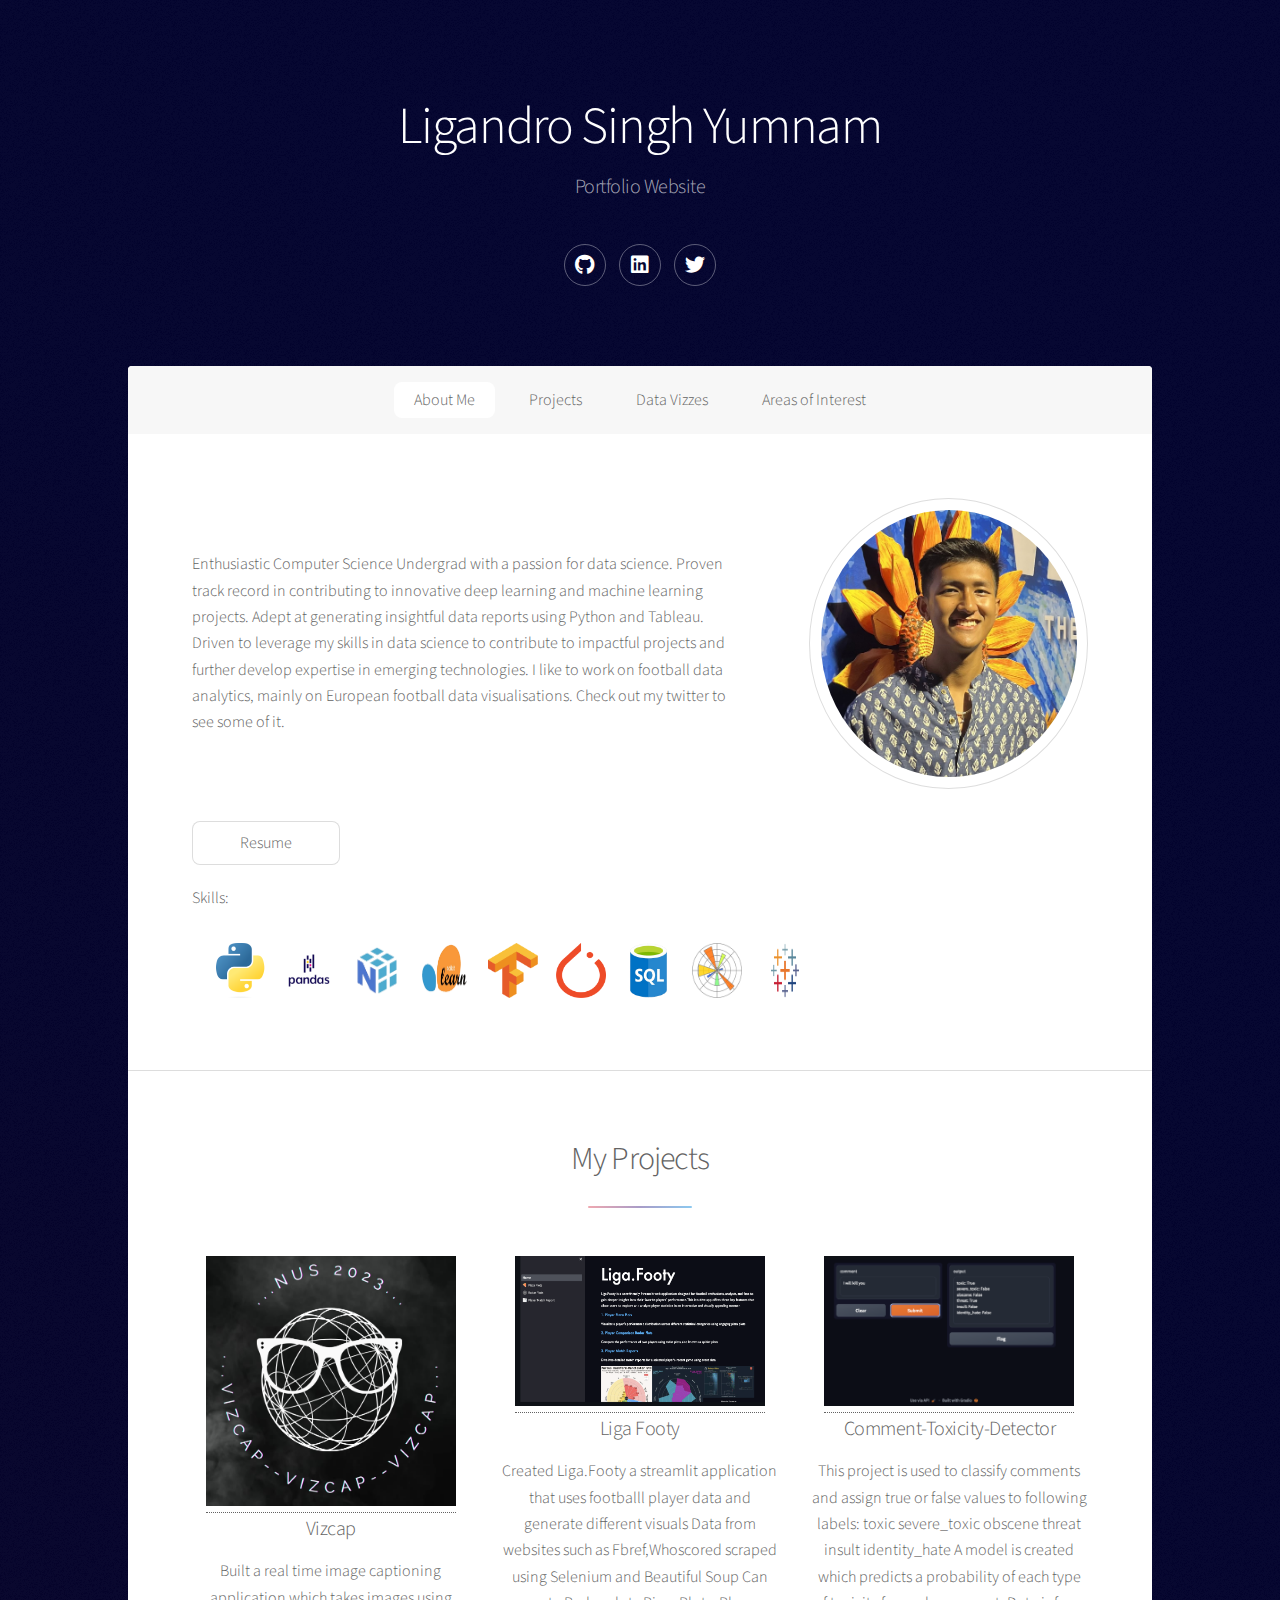
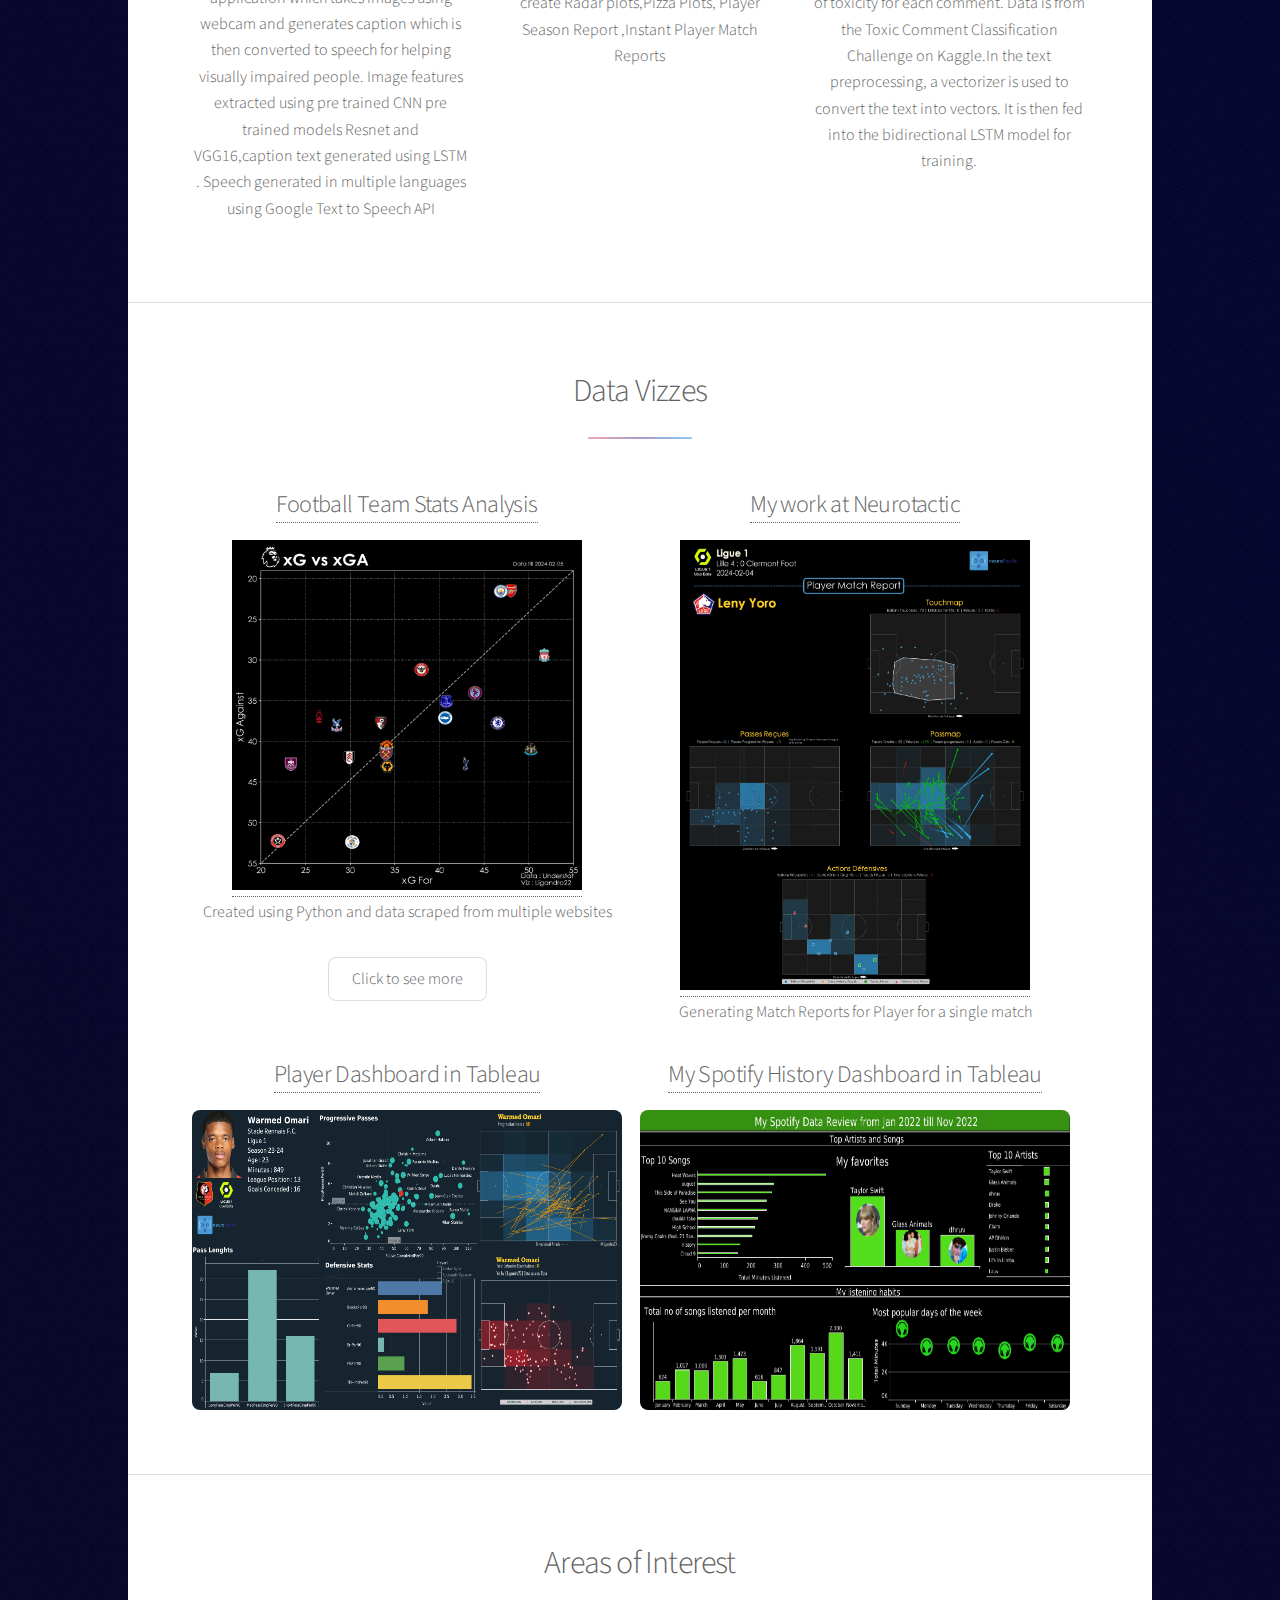
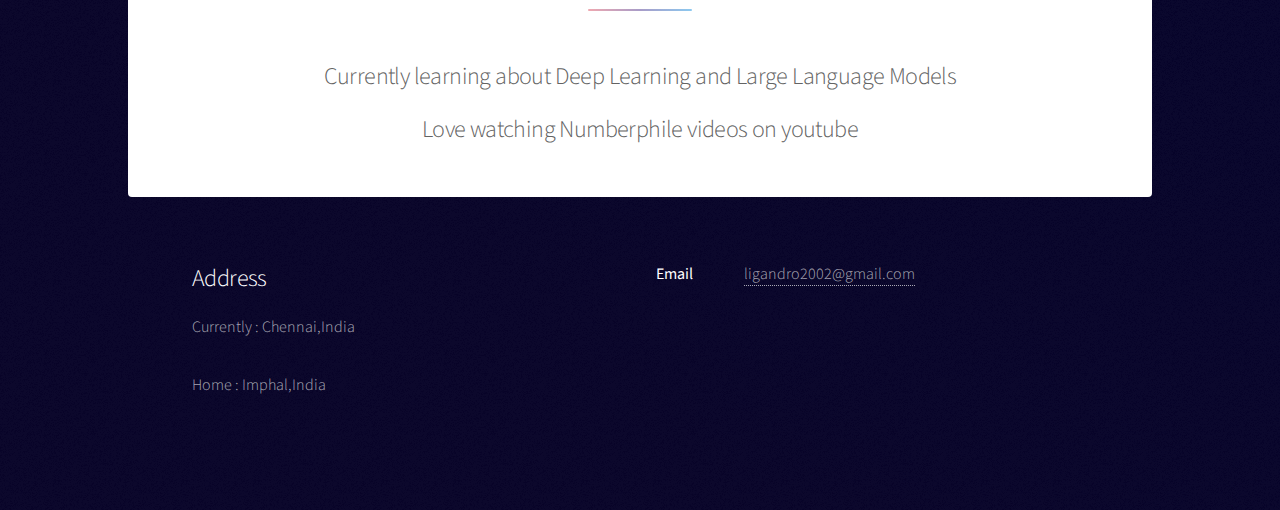
<file: index.html>
<!DOCTYPE HTML>
<!--
	Stellar by HTML5 UP
	html5up.net | @ajlkn
	Free for personal and commercial use under the CCA 3.0 license (html5up.net/license)
-->
<html>
	<head>
		<title>Ligandro Singh Yumnaam</title>
		<meta charset="utf-8" />
		<meta name="viewport" content="width=device-width, initial-scale=1, user-scalable=no" />
		<link rel="stylesheet" href="assets/css/main.css" />
		<noscript><link rel="stylesheet" href="assets/css/noscript.css" /></noscript>
	</head>
	
	<body class="is-preload">

		<!-- Wrapper -->
			<div id="wrapper">

				<!-- Header -->
				
					<header id="header" class="alt">
						<h1>Ligandro Singh Yumnam</h1>
						<p>Portfolio Website<br />
						<ul class="icons">
							<li><a href="#https://github.com/ligandro" class="icon brands fa-github alt"><span class="label">GitHub</span></a></li>
							<li><a href="#https://www.linkedin.com/in/ligandro-yumnam-631277218/" class="icon brands fa-linkedin alt"><span class="label">Dribbble</span></a></li>
							<li><a href="https://twitter.com/login?lang=en" class="icon brands fa-twitter alt"><span class="label">Twitter</span></a></li>
						</ul>
					</header>

				<!-- Nav -->
					<nav id="nav">
						
						<ul>
							<li><a href="#About Me" class="active">About Me</a></li>
							<li><a href="#Projects">Projects</a></li>
							<li><a href="#Data Vizzes">Data Vizzes</a></li>
							<li><a href="#Areas of Interest">Areas of Interest</a></li>
						</ul>
					</nav>

				<!-- Main -->
					<div id="main">
						

						<!-- Introduction -->
							<section id="About Me" class="main">
								<div class="spotlight">
									<div class="content">
										<p>Enthusiastic Computer Science Undergrad with a passion for data science. Proven track record in contributing to innovative deep learning and machine learning projects. Adept at generating insightful data reports using Python and Tableau. 
											Driven to leverage my skills in data science to contribute to impactful projects and further develop expertise in emerging technologies.
                                            I like to work on football data analytics, mainly on European football data visualisations. Check out my twitter to see some of it.
										</ul>
									</div>
									<span class="image"><img src="images/IMG1.jpg" alt="" /></span>
								</div>
								<!-- Button Section -->
								<div class="button-section">
									<a href="https://drive.google.com/drive/folders/1qPX7VmVNjmxXiBWDkbV8WrnReHqA-d2J" class="button">Resume</a>
								</div>
								<!-- Adding a gap -->
								<div style="margin-top: 20px;"></div>

								
								  <!-- Skills Section -->
								  <div class="skills">
									<p>Skills:</p>
									<ul class="skills-list" style="list-style: none; display: flex;">
										<li style="margin-right: 10px;"><img src="images/PY.png" alt="Python" title="Python" width="50" height="55"></li>
										<li style="margin-right: 10px;"><img src="images/PD.png" alt="Python" title="Python"  width="50" height="55"></li>
										<li style="margin-right: 10px;"><img src="images/NP.png" alt="Python" title="Python"  width="50" height="55"></li>
										<li style="margin-right: 10px;"><img src="images/SK.png" alt="Python" title="Python" width="50" height="55"></li>
										<li style="margin-right: 10px;"><img src="images/TS.png" alt="Python" title="Python" width="50" height="55"></li>
										<li style="margin-right: 10px;"><img src="images/PT.png" alt="Pandas" title="Pandas" width="50" height="55"></li>
										<li style="margin-right: 10px;"><img src="images/SQ.png" alt="Pandas" title="Pandas" width="50" height="55"></li>
										<li style="margin-right: 10px;"><img src="images/MP.png" alt="Pandas" title="Pandas" width="50" height="55"></li>
										<li style="margin-right: 10px;"><img src="images/TB.png" alt="Pandas" title="Pandas" width="50" height="55"></li>
									</ul>
								</div>
								

							</section>

						<!-- First Section -->
							<section id="Projects" class="main special">
								<header class="major">
									<h2>My Projects</h2>
								</header>
								<ul class="features">
									<li>
										<a href="https://github.com/ligandro/PDF-Resume-Matching">
											<img src="images/VZ.png"  width="250" height="250" alt="Project Image">
										</a>
										<h3>Vizcap</h3>
										<p>Built a real time image captioning application which takes images using webcam and generates caption which is then converted to speech for helping visually impaired people. Image features extracted using pre trained CNN pre trained models Resnet and VGG16,caption text generated  using LSTM . 
											Speech generated in multiple languages using Google Text to Speech API</p>
									</li>
									<li>
										<a href="https://github.com/ligandro/PDF-Resume-Matching">
											<img src="images/LF.png"  width="250" height="150" alt="Project Image">
										</a>
										<h3>Liga Footy</h3>
										<p>Created Liga.Footy a streamlit application that uses footballl player data and generate different visuals 
											Data from websites such as Fbref,Whoscored scraped using Selenium and Beautiful Soup
											Can create Radar plots,Pizza Plots, Player Season Report ,Instant Player Match Reports
											</p>
									</li>
									<li>
										<a href="https://github.com/ligandro/PDF-Resume-Matching">
											<img src="images/GR.png"  width="250" height="150" alt="Project Image">
										</a>
										<h3>Comment-Toxicity-Detector</h3>
										<p>This project is used to classify comments and assign true or false values to following labels: toxic severe_toxic obscene threat insult identity_hate
                                           A model is created which predicts a probability of each type of toxicity for each comment. Data is from the Toxic Comment Classification Challenge on Kaggle.In the text preprocessing, a vectorizer is used to convert the text into vectors. 
											It is then fed into the bidirectional LSTM model for training.</p>
									</li>
								</ul>
							</section>

						<!-- Second Section -->
							<section id="Data Vizzes" class="main special">
								<header class="major">
									<h2>Data Vizzes</h2>
								</header>
								<!-- First Article -->
								<article style="float: left; width: 48%; margin-right: 2%;">
									<header>
										<h2><a href="#">Football Team Stats Analysis<br</a></h2>
									</header>
									<img src="images/XG.jpg"  width="350" height="350" alt="Project Image">
									<p>Created using Python and data scraped from multiple websites</p>
									<div class="button-section">
										<a href="football_vizzes.html" class="button">Click to see more</a>
									</div>
								</article>

								<!-- Second Article -->
								<article style="float: left; width: 48%;">
									<header>
										<h2><a href="#">My work at Neurotactic<br</h2>
									</header>
									<img src="images/NR.jpg"  width="350" height="450" alt="Project Image">
									<p>Generating Match Reports for Player for a single match</p>
								</article>

								<div style="clear: both;"></div> <!-- Add a clearing element to prevent interference -->
								<article style="float: left; width: 48%; margin-right: 2%;">
									<header>
										<h2><a href="#">Player Dashboard in Tableau</a></h2>
									</header>
									<a href="#" class="image fit"><img src="images/D1.png" width="100" height="300" alt="" /></a>
									</ul>
								</article>

								<article style="float: left; width: 48%; margin-right: 2%;">
									<header>
										<h2><a href="#">My Spotify History Dashboard in Tableau</a></h2>
									</header>
									<a href="#" class="image fit"><img src="images/D2.png" width="100" height="300" alt="" /></a>
									</ul>
								</article>

								<div style="clear: both;"></div> <!-- Add a clearing element to prevent interference -->

							</section>







						<!-- Get Started -->
						<section id="Areas of Interest" class="main special">
							<header class="major">
								<h2>Areas of Interest</h2>
							</header>
									<h2>Currently learning about Deep Learning and Large Language Models</h2>
							                <h2>Love watching Numberphile videos on youtube</h2>
								</header>
							</section>

					</div>

				<!-- Footer -->
					<footer id="footer">
						<section>
							<h2>Address</h2>
							<p>Currently : Chennai,India</p>
							<p>Home : Imphal,India</p>
						</section>
						<section>
							<dl class="alt">
								<dt>Email</dt>
								<dd><a href="#">ligandro2002@gmail.com</a></dd>
							</dl>
							
						</section>
					</footer>

			</div>

		<!-- Scripts -->
			<script src="assets/js/jquery.min.js"></script>
			<script src="assets/js/jquery.scrollex.min.js"></script>
			<script src="assets/js/jquery.scrolly.min.js"></script>
			<script src="assets/js/browser.min.js"></script>
			<script src="assets/js/breakpoints.min.js"></script>
			<script src="assets/js/util.js"></script>
			<script src="assets/js/main.js"></script>

	</body>
</html>
</file>
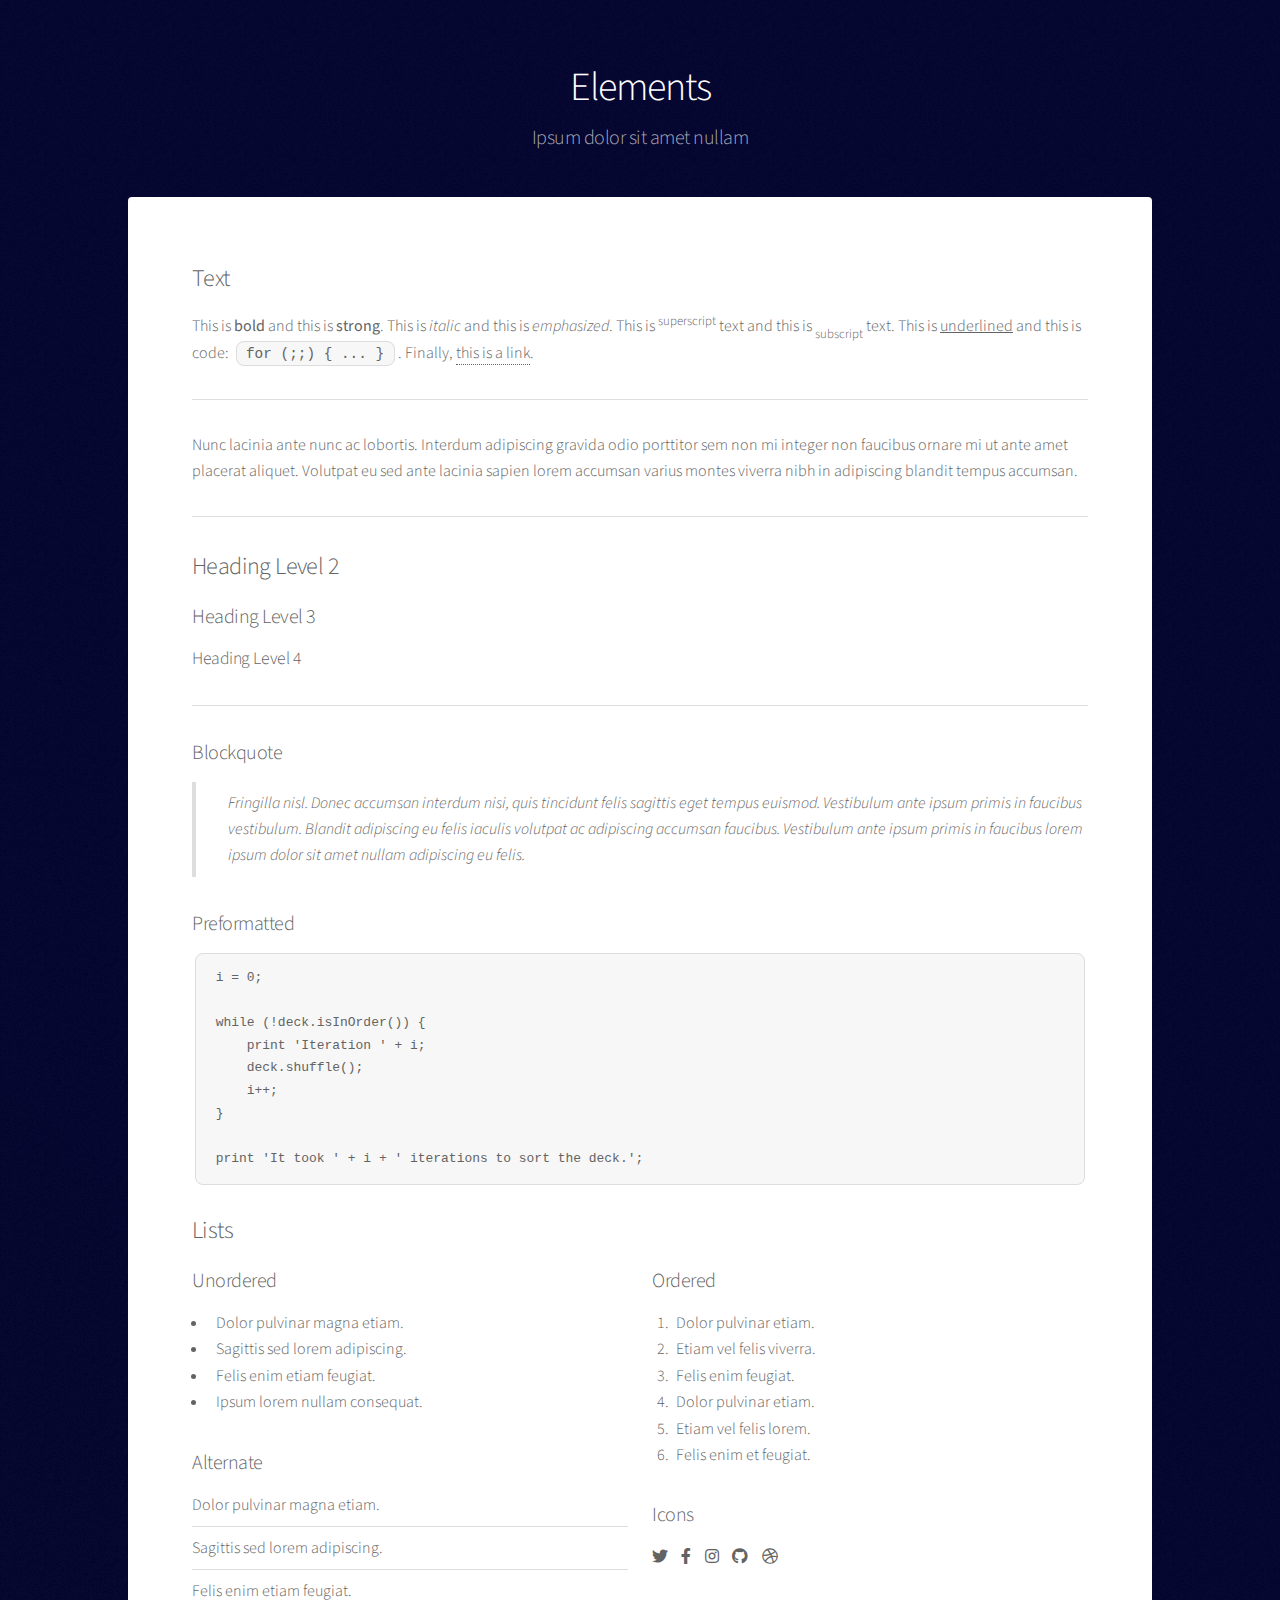
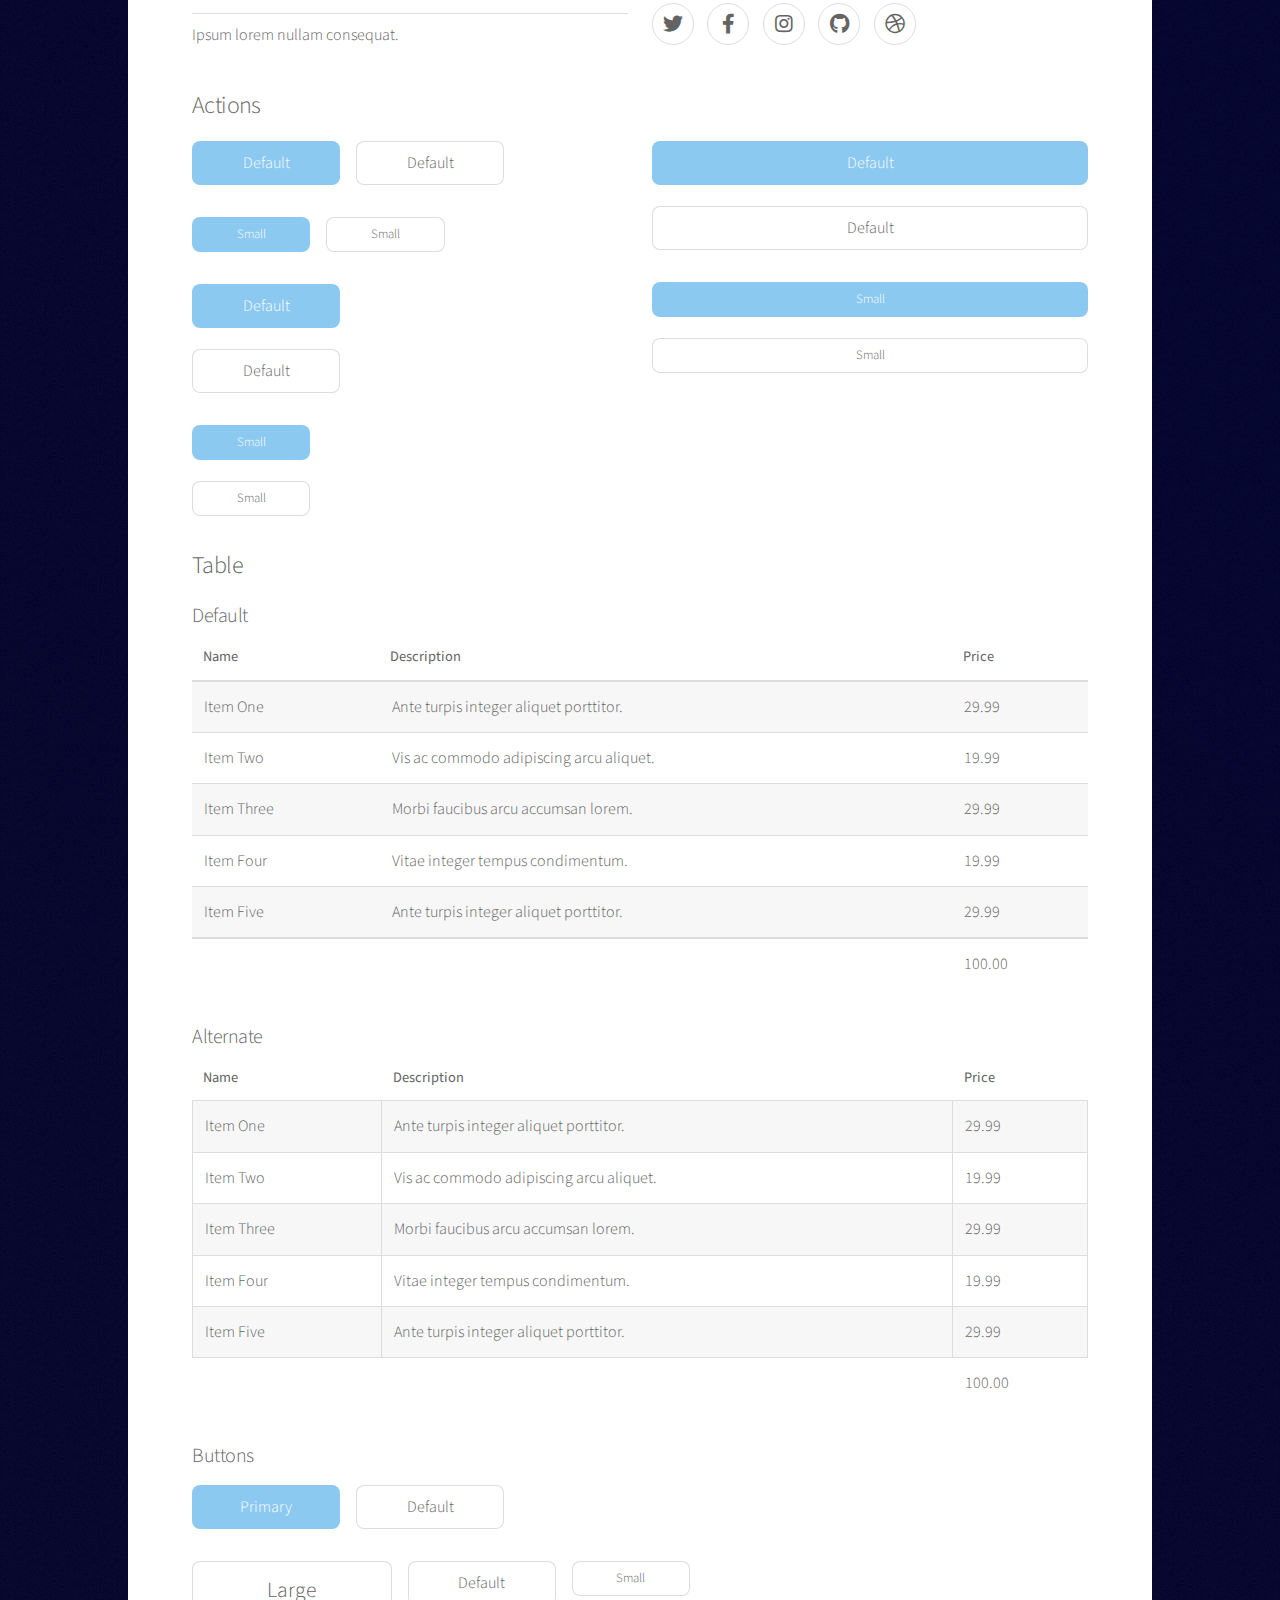
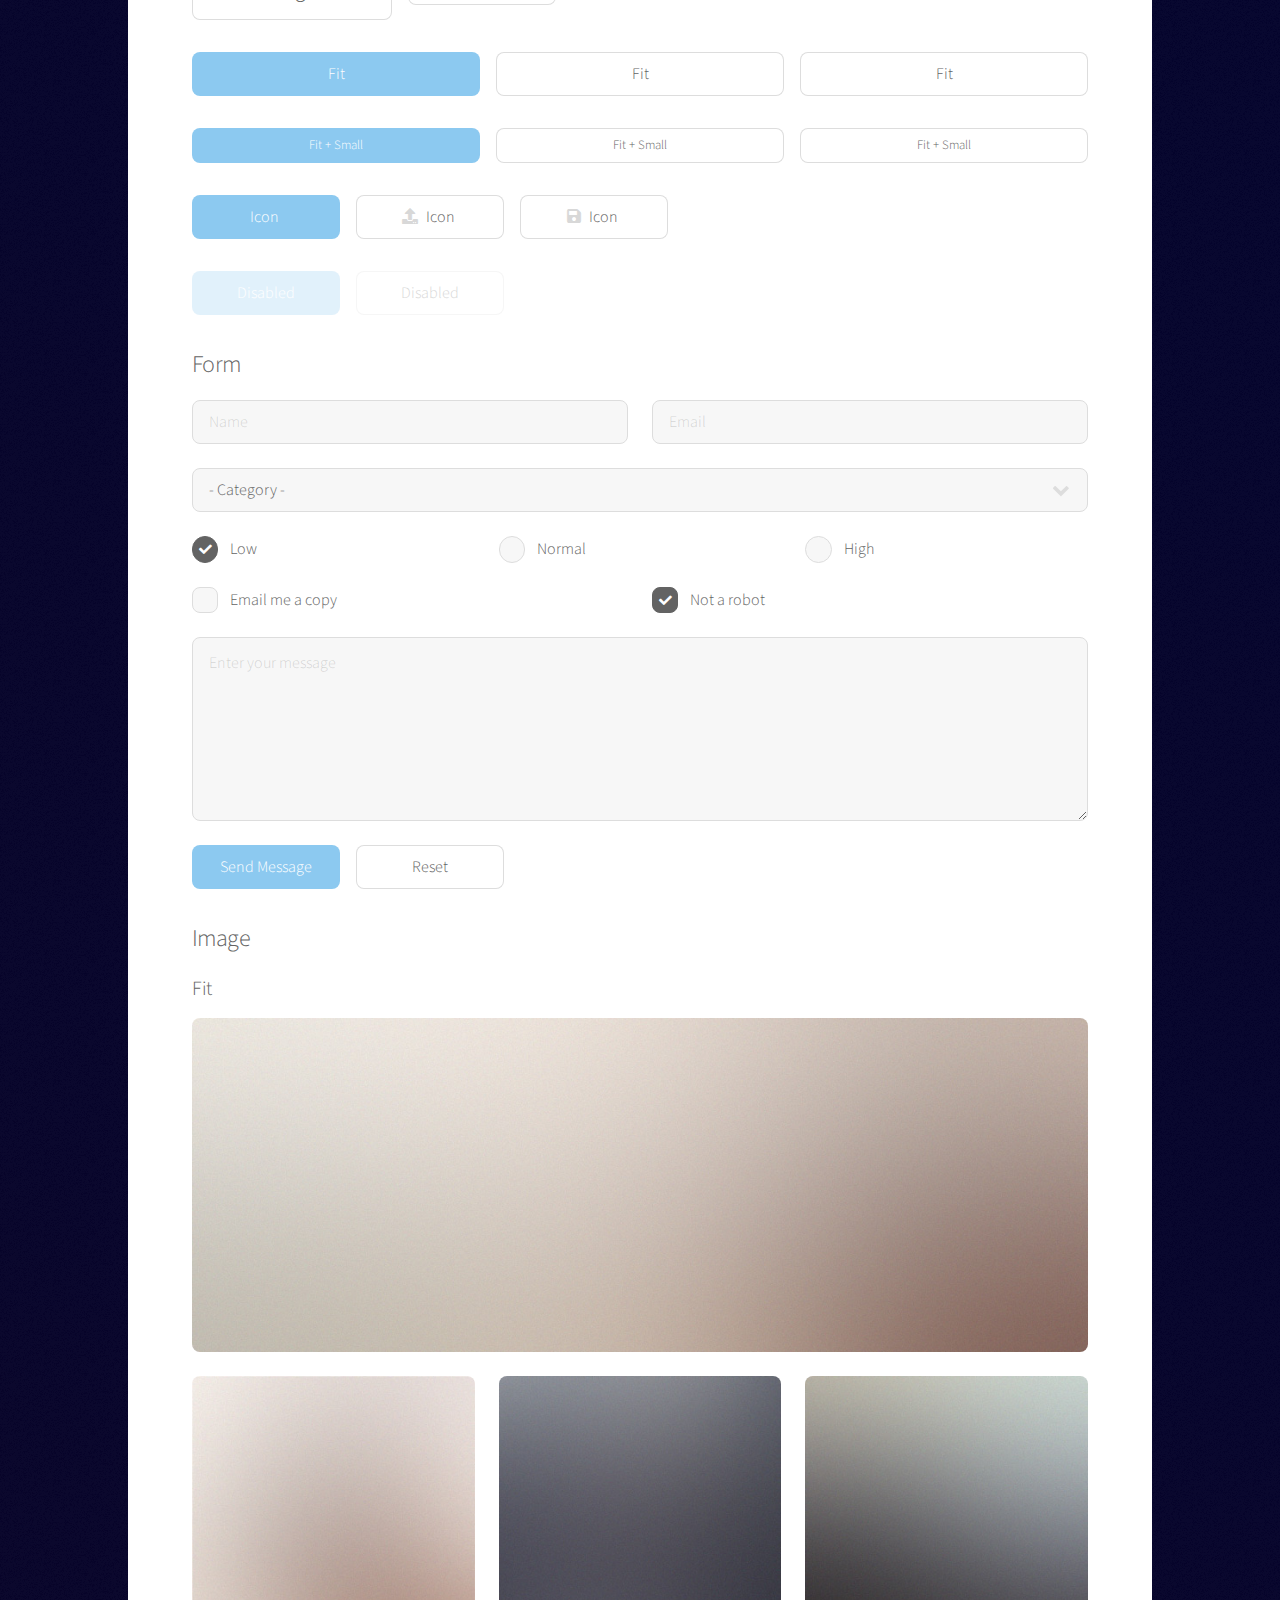
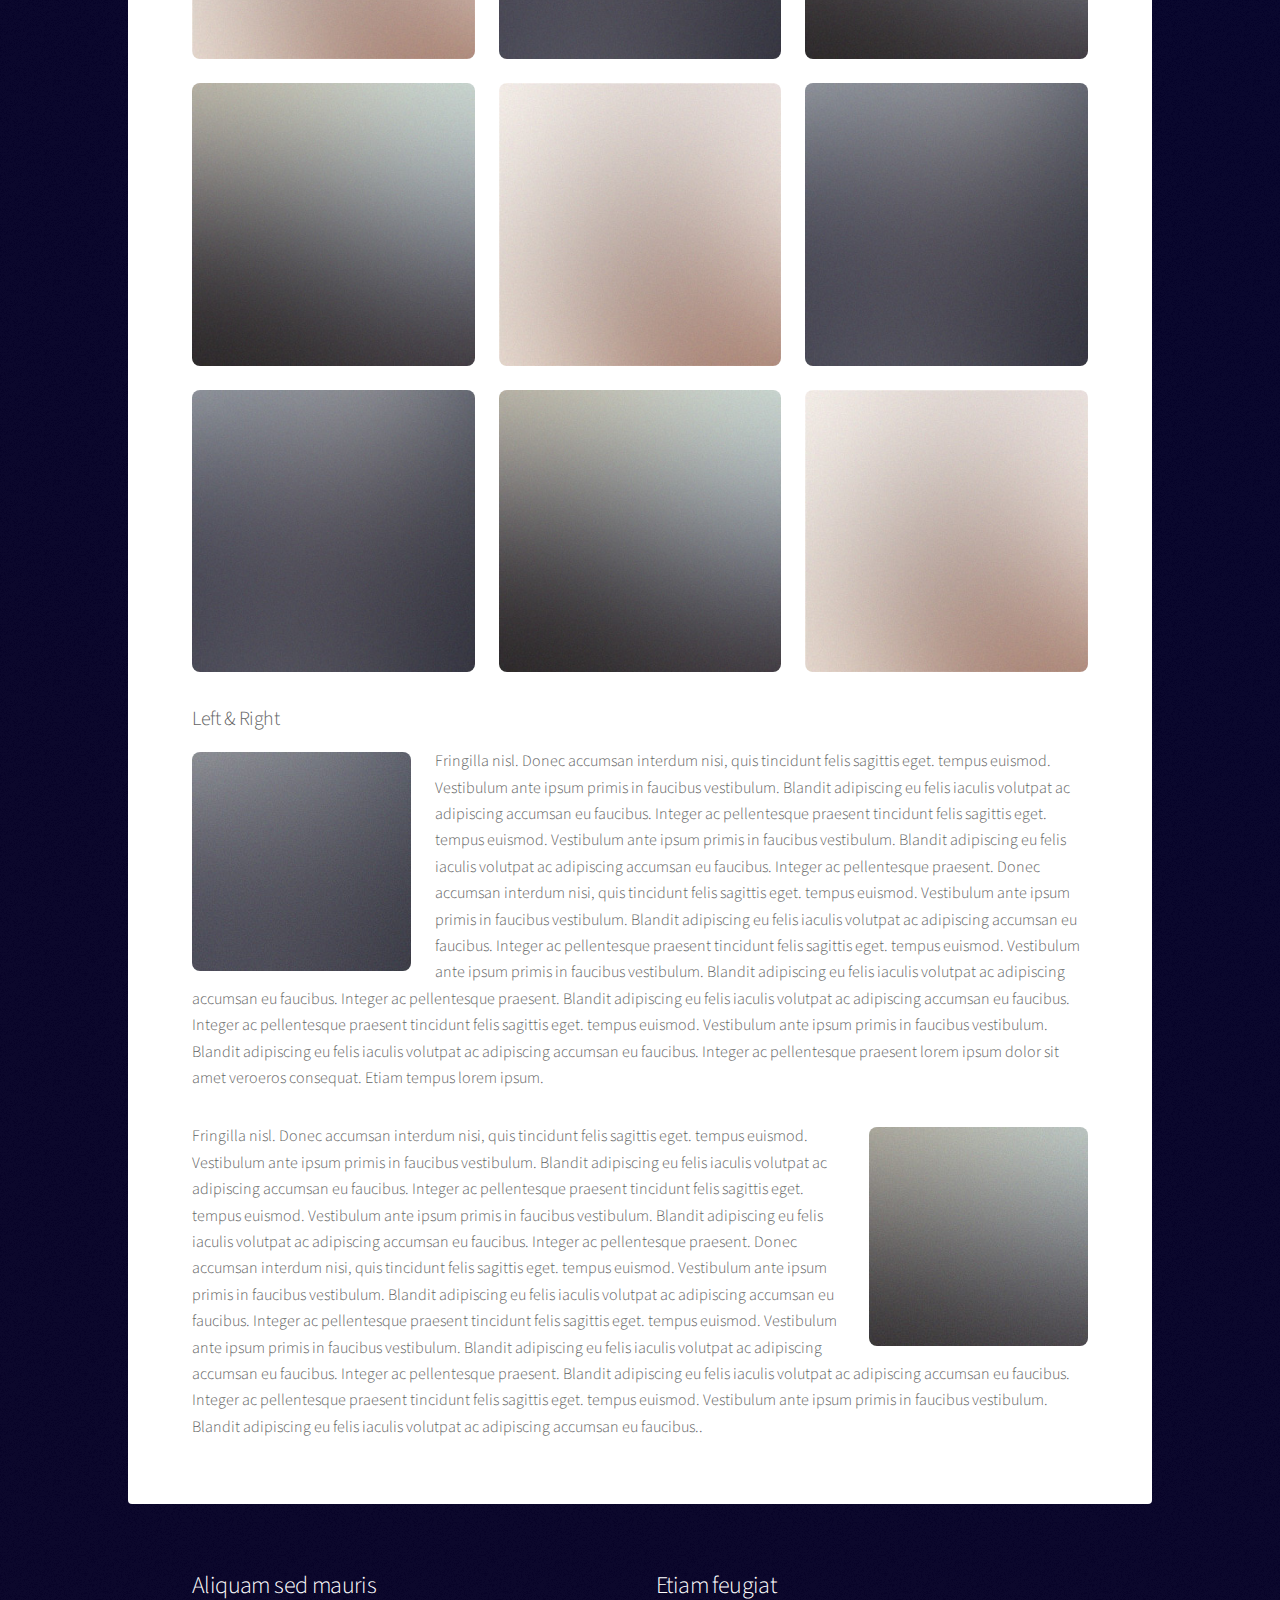
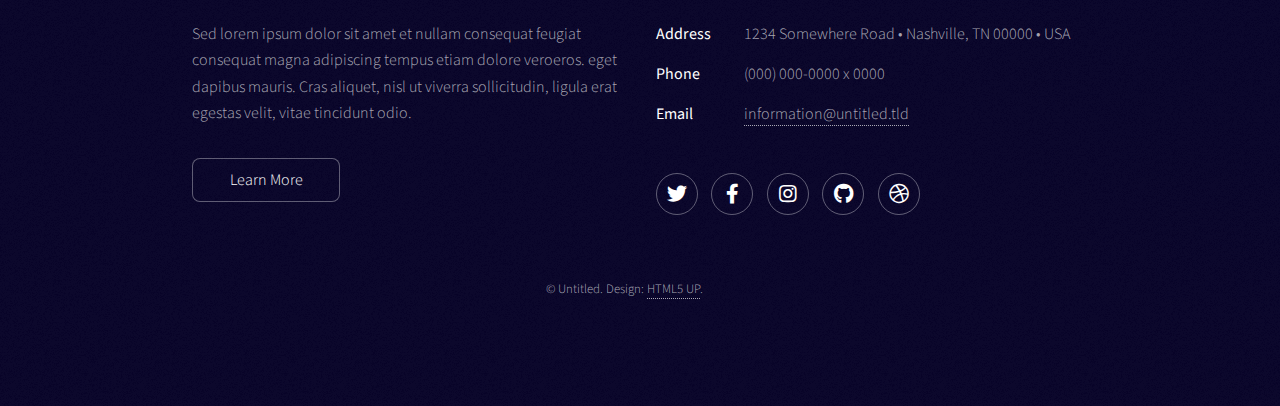
<file: elements.html>
<!DOCTYPE HTML>
<!--
	Stellar by HTML5 UP
	html5up.net | @ajlkn
	Free for personal and commercial use under the CCA 3.0 license (html5up.net/license)
-->
<html>
	<head>
		<title>Elements - Stellar by HTML5 UP</title>
		<meta charset="utf-8" />
		<meta name="viewport" content="width=device-width, initial-scale=1, user-scalable=no" />
		<link rel="stylesheet" href="assets/css/main.css" />
		<noscript><link rel="stylesheet" href="assets/css/noscript.css" /></noscript>
	</head>
	<body class="is-preload">

		<!-- Wrapper -->
			<div id="wrapper">

				<!-- Header -->
					<header id="header">
						<h1>Elements</h1>
						<p>Ipsum dolor sit amet nullam</p>
					</header>

				<!-- Main -->
					<div id="main">

						<!-- Content -->
							<section id="content" class="main">

								<!-- Text -->
									<section>
										<h2>Text</h2>
										<p>This is <b>bold</b> and this is <strong>strong</strong>. This is <i>italic</i> and this is <em>emphasized</em>.
										This is <sup>superscript</sup> text and this is <sub>subscript</sub> text.
										This is <u>underlined</u> and this is code: <code>for (;;) { ... }</code>. Finally, <a href="#">this is a link</a>.</p>
										<hr />
										<p>Nunc lacinia ante nunc ac lobortis. Interdum adipiscing gravida odio porttitor sem non mi integer non faucibus ornare mi ut ante amet placerat aliquet. Volutpat eu sed ante lacinia sapien lorem accumsan varius montes viverra nibh in adipiscing blandit tempus accumsan.</p>
										<hr />
										<h2>Heading Level 2</h2>
										<h3>Heading Level 3</h3>
										<h4>Heading Level 4</h4>
										<hr />
										<h3>Blockquote</h3>
										<blockquote>Fringilla nisl. Donec accumsan interdum nisi, quis tincidunt felis sagittis eget tempus euismod. Vestibulum ante ipsum primis in faucibus vestibulum. Blandit adipiscing eu felis iaculis volutpat ac adipiscing accumsan faucibus. Vestibulum ante ipsum primis in faucibus lorem ipsum dolor sit amet nullam adipiscing eu felis.</blockquote>
										<h3>Preformatted</h3>
										<pre><code>i = 0;

while (!deck.isInOrder()) {
    print 'Iteration ' + i;
    deck.shuffle();
    i++;
}

print 'It took ' + i + ' iterations to sort the deck.';</code></pre>
									</section>

								<!-- Lists -->
									<section>
										<h2>Lists</h2>
										<div class="row">
											<div class="col-6 col-12-medium">
												<h3>Unordered</h3>
												<ul>
													<li>Dolor pulvinar magna etiam.</li>
													<li>Sagittis sed lorem adipiscing.</li>
													<li>Felis enim etiam feugiat.</li>
													<li>Ipsum lorem nullam consequat.</li>
												</ul>
												<h3>Alternate</h3>
												<ul class="alt">
													<li>Dolor pulvinar magna etiam.</li>
													<li>Sagittis sed lorem adipiscing.</li>
													<li>Felis enim etiam feugiat.</li>
													<li>Ipsum lorem nullam consequat.</li>
												</ul>
											</div>
											<div class="col-6 col-12-medium">
												<h3>Ordered</h3>
												<ol>
													<li>Dolor pulvinar etiam.</li>
													<li>Etiam vel felis viverra.</li>
													<li>Felis enim feugiat.</li>
													<li>Dolor pulvinar etiam.</li>
													<li>Etiam vel felis lorem.</li>
													<li>Felis enim et feugiat.</li>
												</ol>
												<h3>Icons</h3>
												<ul class="icons">
													<li><a href="#" class="icon brands fa-twitter"><span class="label">Twitter</span></a></li>
													<li><a href="#" class="icon brands fa-facebook-f"><span class="label">Facebook</span></a></li>
													<li><a href="#" class="icon brands fa-instagram"><span class="label">Instagram</span></a></li>
													<li><a href="#" class="icon brands fa-github"><span class="label">GitHub</span></a></li>
													<li><a href="#" class="icon brands fa-dribbble"><span class="label">Dribbble</span></a></li>
												</ul>
												<ul class="icons">
													<li><a href="#" class="icon brands alt fa-twitter"><span class="label">Twitter</span></a></li>
													<li><a href="#" class="icon brands alt fa-facebook-f"><span class="label">Facebook</span></a></li>
													<li><a href="#" class="icon brands alt fa-instagram"><span class="label">Instagram</span></a></li>
													<li><a href="#" class="icon brands alt fa-github"><span class="label">GitHub</span></a></li>
													<li><a href="#" class="icon brands alt fa-dribbble"><span class="label">Dribbble</span></a></li>
												</ul>
											</div>
										</div>
										<h2>Actions</h2>
										<div class="row">
											<div class="col-6 col-12-medium">
												<ul class="actions">
													<li><a href="#" class="button primary">Default</a></li>
													<li><a href="#" class="button">Default</a></li>
												</ul>
												<ul class="actions small">
													<li><a href="#" class="button primary small">Small</a></li>
													<li><a href="#" class="button small">Small</a></li>
												</ul>
												<ul class="actions stacked">
													<li><a href="#" class="button primary">Default</a></li>
													<li><a href="#" class="button">Default</a></li>
												</ul>
												<ul class="actions stacked">
													<li><a href="#" class="button primary small">Small</a></li>
													<li><a href="#" class="button small">Small</a></li>
												</ul>
											</div>
											<div class="col-6 col-12-medium">
												<ul class="actions stacked">
													<li><a href="#" class="button primary fit">Default</a></li>
													<li><a href="#" class="button fit">Default</a></li>
												</ul>
												<ul class="actions stacked">
													<li><a href="#" class="button primary small fit">Small</a></li>
													<li><a href="#" class="button small fit">Small</a></li>
												</ul>
											</div>
										</div>
									</section>

								<!-- Table -->
									<section>
										<h2>Table</h2>
										<h3>Default</h3>
										<div class="table-wrapper">
											<table>
												<thead>
													<tr>
														<th>Name</th>
														<th>Description</th>
														<th>Price</th>
													</tr>
												</thead>
												<tbody>
													<tr>
														<td>Item One</td>
														<td>Ante turpis integer aliquet porttitor.</td>
														<td>29.99</td>
													</tr>
													<tr>
														<td>Item Two</td>
														<td>Vis ac commodo adipiscing arcu aliquet.</td>
														<td>19.99</td>
													</tr>
													<tr>
														<td>Item Three</td>
														<td> Morbi faucibus arcu accumsan lorem.</td>
														<td>29.99</td>
													</tr>
													<tr>
														<td>Item Four</td>
														<td>Vitae integer tempus condimentum.</td>
														<td>19.99</td>
													</tr>
													<tr>
														<td>Item Five</td>
														<td>Ante turpis integer aliquet porttitor.</td>
														<td>29.99</td>
													</tr>
												</tbody>
												<tfoot>
													<tr>
														<td colspan="2"></td>
														<td>100.00</td>
													</tr>
												</tfoot>
											</table>
										</div>

										<h3>Alternate</h3>
										<div class="table-wrapper">
											<table class="alt">
												<thead>
													<tr>
														<th>Name</th>
														<th>Description</th>
														<th>Price</th>
													</tr>
												</thead>
												<tbody>
													<tr>
														<td>Item One</td>
														<td>Ante turpis integer aliquet porttitor.</td>
														<td>29.99</td>
													</tr>
													<tr>
														<td>Item Two</td>
														<td>Vis ac commodo adipiscing arcu aliquet.</td>
														<td>19.99</td>
													</tr>
													<tr>
														<td>Item Three</td>
														<td> Morbi faucibus arcu accumsan lorem.</td>
														<td>29.99</td>
													</tr>
													<tr>
														<td>Item Four</td>
														<td>Vitae integer tempus condimentum.</td>
														<td>19.99</td>
													</tr>
													<tr>
														<td>Item Five</td>
														<td>Ante turpis integer aliquet porttitor.</td>
														<td>29.99</td>
													</tr>
												</tbody>
												<tfoot>
													<tr>
														<td colspan="2"></td>
														<td>100.00</td>
													</tr>
												</tfoot>
											</table>
										</div>
									</section>

								<!-- Buttons -->
									<section>
										<h3>Buttons</h3>
										<ul class="actions">
											<li><a href="#" class="button primary">Primary</a></li>
											<li><a href="#" class="button">Default</a></li>
										</ul>
										<ul class="actions">
											<li><a href="#" class="button large">Large</a></li>
											<li><a href="#" class="button">Default</a></li>
											<li><a href="#" class="button small">Small</a></li>
										</ul>
										<ul class="actions fit">
											<li><a href="#" class="button primary fit">Fit</a></li>
											<li><a href="#" class="button fit">Fit</a></li>
											<li><a href="#" class="button fit">Fit</a></li>
										</ul>
										<ul class="actions fit small">
											<li><a href="#" class="button primary fit small">Fit + Small</a></li>
											<li><a href="#" class="button fit small">Fit + Small</a></li>
											<li><a href="#" class="button fit small">Fit + Small</a></li>
										</ul>
										<ul class="actions">
											<li><a href="#" class="button primary icon solidfa-download">Icon</a></li>
											<li><a href="#" class="button icon solid fa-upload">Icon</a></li>
											<li><a href="#" class="button icon solid fa-save">Icon</a></li>
										</ul>
										<ul class="actions">
											<li><span class="button primary disabled">Disabled</span></li>
											<li><span class="button disabled">Disabled</span></li>
										</ul>
									</section>

								<!-- Form -->
									<section>
										<h2>Form</h2>
										<form method="post" action="#">
											<div class="row gtr-uniform">
												<div class="col-6 col-12-xsmall">
													<input type="text" name="demo-name" id="demo-name" value="" placeholder="Name" />
												</div>
												<div class="col-6 col-12-xsmall">
													<input type="email" name="demo-email" id="demo-email" value="" placeholder="Email" />
												</div>
												<div class="col-12">
													<select name="demo-category" id="demo-category">
														<option value="">- Category -</option>
														<option value="1">Manufacturing</option>
														<option value="1">Shipping</option>
														<option value="1">Administration</option>
														<option value="1">Human Resources</option>
													</select>
												</div>
												<div class="col-4 col-12-small">
													<input type="radio" id="demo-priority-low" name="demo-priority" checked>
													<label for="demo-priority-low">Low</label>
												</div>
												<div class="col-4 col-12-small">
													<input type="radio" id="demo-priority-normal" name="demo-priority">
													<label for="demo-priority-normal">Normal</label>
												</div>
												<div class="col-4 col-12-small">
													<input type="radio" id="demo-priority-high" name="demo-priority">
													<label for="demo-priority-high">High</label>
												</div>
												<div class="col-6 col-12-small">
													<input type="checkbox" id="demo-copy" name="demo-copy">
													<label for="demo-copy">Email me a copy</label>
												</div>
												<div class="col-6 col-12-small">
													<input type="checkbox" id="demo-human" name="demo-human" checked>
													<label for="demo-human">Not a robot</label>
												</div>
												<div class="col-12">
													<textarea name="demo-message" id="demo-message" placeholder="Enter your message" rows="6"></textarea>
												</div>
												<div class="col-12">
													<ul class="actions">
														<li><input type="submit" value="Send Message" class="primary" /></li>
														<li><input type="reset" value="Reset" /></li>
													</ul>
												</div>
											</div>
										</form>
									</section>

								<!-- Image -->
									<section>
										<h2>Image</h2>
										<h3>Fit</h3>
										<div class="box alt">
											<div class="row gtr-uniform">
												<div class="col-12"><span class="image fit"><img src="images/pic04.jpg" alt="" /></span></div>
												<div class="col-4"><span class="image fit"><img src="images/pic01.jpg" alt="" /></span></div>
												<div class="col-4"><span class="image fit"><img src="images/pic02.jpg" alt="" /></span></div>
												<div class="col-4"><span class="image fit"><img src="images/pic03.jpg" alt="" /></span></div>
												<div class="col-4"><span class="image fit"><img src="images/pic03.jpg" alt="" /></span></div>
												<div class="col-4"><span class="image fit"><img src="images/pic01.jpg" alt="" /></span></div>
												<div class="col-4"><span class="image fit"><img src="images/pic02.jpg" alt="" /></span></div>
												<div class="col-4"><span class="image fit"><img src="images/pic02.jpg" alt="" /></span></div>
												<div class="col-4"><span class="image fit"><img src="images/pic03.jpg" alt="" /></span></div>
												<div class="col-4"><span class="image fit"><img src="images/pic01.jpg" alt="" /></span></div>
											</div>
										</div>
										<h3>Left &amp; Right</h3>
										<p><span class="image left"><img src="images/pic05.jpg" alt="" /></span>Fringilla nisl. Donec accumsan interdum nisi, quis tincidunt felis sagittis eget. tempus euismod. Vestibulum ante ipsum primis in faucibus vestibulum. Blandit adipiscing eu felis iaculis volutpat ac adipiscing accumsan eu faucibus. Integer ac pellentesque praesent tincidunt felis sagittis eget. tempus euismod. Vestibulum ante ipsum primis in faucibus vestibulum. Blandit adipiscing eu felis iaculis volutpat ac adipiscing accumsan eu faucibus. Integer ac pellentesque praesent. Donec accumsan interdum nisi, quis tincidunt felis sagittis eget. tempus euismod. Vestibulum ante ipsum primis in faucibus vestibulum. Blandit adipiscing eu felis iaculis volutpat ac adipiscing accumsan eu faucibus. Integer ac pellentesque praesent tincidunt felis sagittis eget. tempus euismod. Vestibulum ante ipsum primis in faucibus vestibulum. Blandit adipiscing eu felis iaculis volutpat ac adipiscing accumsan eu faucibus. Integer ac pellentesque praesent. Blandit adipiscing eu felis iaculis volutpat ac adipiscing accumsan eu faucibus. Integer ac pellentesque praesent tincidunt felis sagittis eget. tempus euismod. Vestibulum ante ipsum primis in faucibus vestibulum. Blandit adipiscing eu felis iaculis volutpat ac adipiscing accumsan eu faucibus. Integer ac pellentesque praesent lorem ipsum dolor sit amet veroeros consequat. Etiam tempus lorem ipsum.</p>
										<p><span class="image right"><img src="images/pic06.jpg" alt="" /></span>Fringilla nisl. Donec accumsan interdum nisi, quis tincidunt felis sagittis eget. tempus euismod. Vestibulum ante ipsum primis in faucibus vestibulum. Blandit adipiscing eu felis iaculis volutpat ac adipiscing accumsan eu faucibus. Integer ac pellentesque praesent tincidunt felis sagittis eget. tempus euismod. Vestibulum ante ipsum primis in faucibus vestibulum. Blandit adipiscing eu felis iaculis volutpat ac adipiscing accumsan eu faucibus. Integer ac pellentesque praesent. Donec accumsan interdum nisi, quis tincidunt felis sagittis eget. tempus euismod. Vestibulum ante ipsum primis in faucibus vestibulum. Blandit adipiscing eu felis iaculis volutpat ac adipiscing accumsan eu faucibus. Integer ac pellentesque praesent tincidunt felis sagittis eget. tempus euismod. Vestibulum ante ipsum primis in faucibus vestibulum. Blandit adipiscing eu felis iaculis volutpat ac adipiscing accumsan eu faucibus. Integer ac pellentesque praesent. Blandit adipiscing eu felis iaculis volutpat ac adipiscing accumsan eu faucibus. Integer ac pellentesque praesent tincidunt felis sagittis eget. tempus euismod. Vestibulum ante ipsum primis in faucibus vestibulum. Blandit adipiscing eu felis iaculis volutpat ac adipiscing accumsan eu faucibus..</p>
									</section>

							</section>

					</div>

				<!-- Footer -->
					<footer id="footer">
						<section>
							<h2>Aliquam sed mauris</h2>
							<p>Sed lorem ipsum dolor sit amet et nullam consequat feugiat consequat magna adipiscing tempus etiam dolore veroeros. eget dapibus mauris. Cras aliquet, nisl ut viverra sollicitudin, ligula erat egestas velit, vitae tincidunt odio.</p>
							<ul class="actions">
								<li><a href="#" class="button">Learn More</a></li>
							</ul>
						</section>
						<section>
							<h2>Etiam feugiat</h2>
							<dl class="alt">
								<dt>Address</dt>
								<dd>1234 Somewhere Road &bull; Nashville, TN 00000 &bull; USA</dd>
								<dt>Phone</dt>
								<dd>(000) 000-0000 x 0000</dd>
								<dt>Email</dt>
								<dd><a href="#">information@untitled.tld</a></dd>
							</dl>
							<ul class="icons">
								<li><a href="#" class="icon brands fa-twitter alt"><span class="label">Twitter</span></a></li>
								<li><a href="#" class="icon brands fa-facebook-f alt"><span class="label">Facebook</span></a></li>
								<li><a href="#" class="icon brands fa-instagram alt"><span class="label">Instagram</span></a></li>
								<li><a href="#" class="icon brands fa-github alt"><span class="label">GitHub</span></a></li>
								<li><a href="#" class="icon brands fa-dribbble alt"><span class="label">Dribbble</span></a></li>
							</ul>
						</section>
						<p class="copyright">&copy; Untitled. Design: <a href="https://html5up.net">HTML5 UP</a>.</p>
					</footer>

			</div>

		<!-- Scripts -->
			<script src="assets/js/jquery.min.js"></script>
			<script src="assets/js/jquery.scrollex.min.js"></script>
			<script src="assets/js/jquery.scrolly.min.js"></script>
			<script src="assets/js/browser.min.js"></script>
			<script src="assets/js/breakpoints.min.js"></script>
			<script src="assets/js/util.js"></script>
			<script src="assets/js/main.js"></script>

	</body>
</html>
</file>
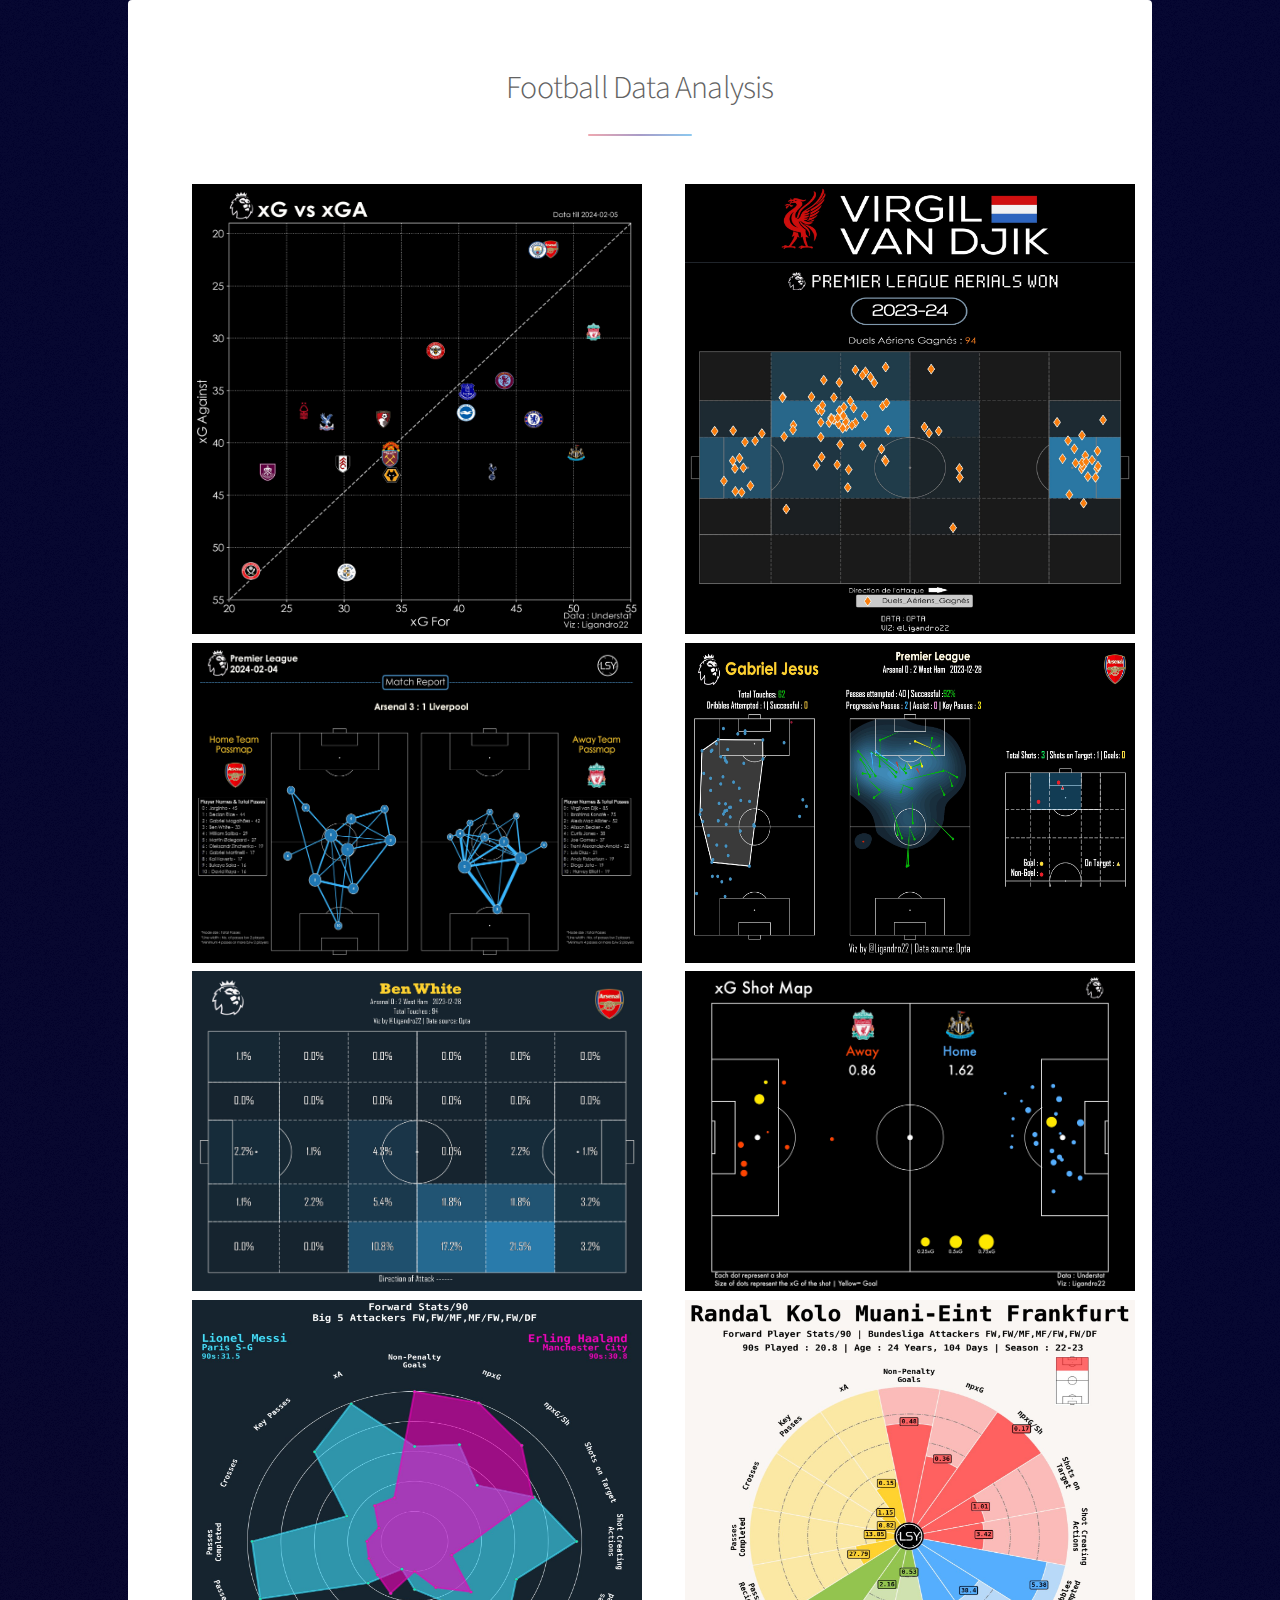
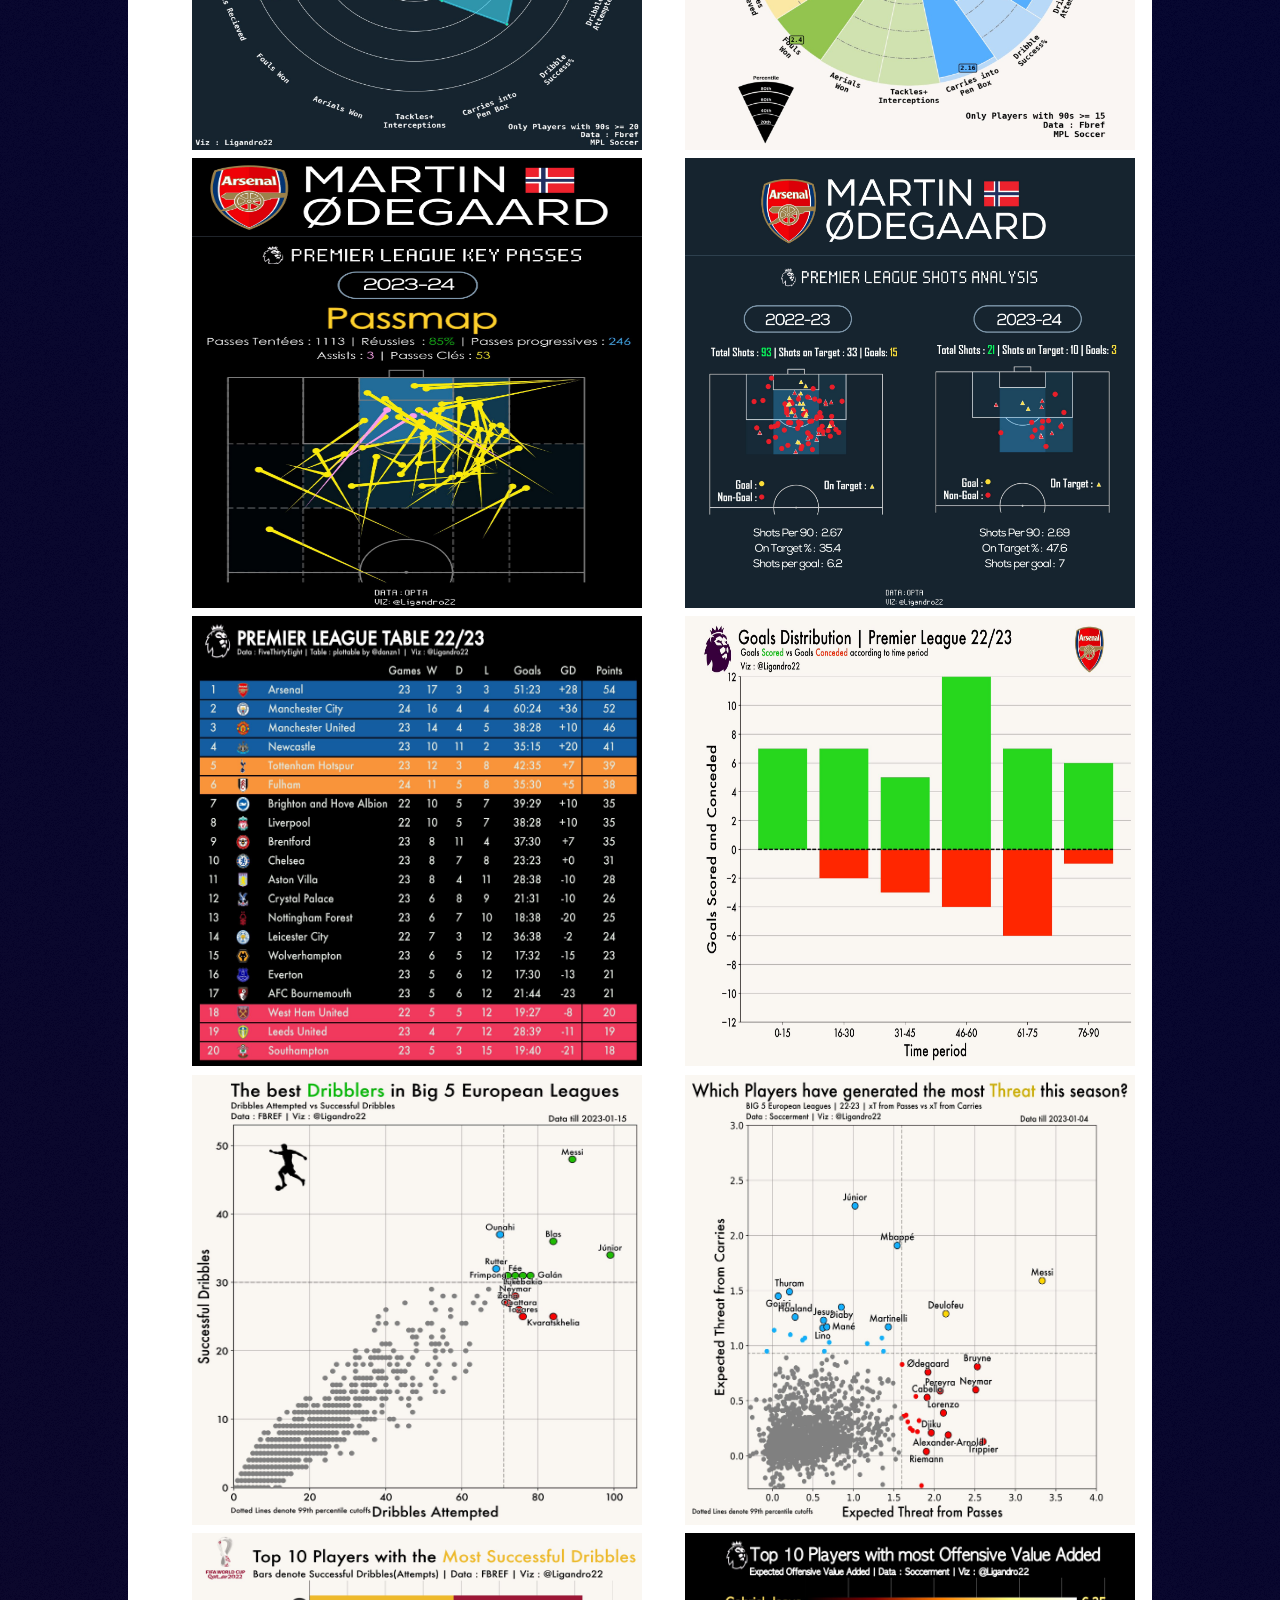
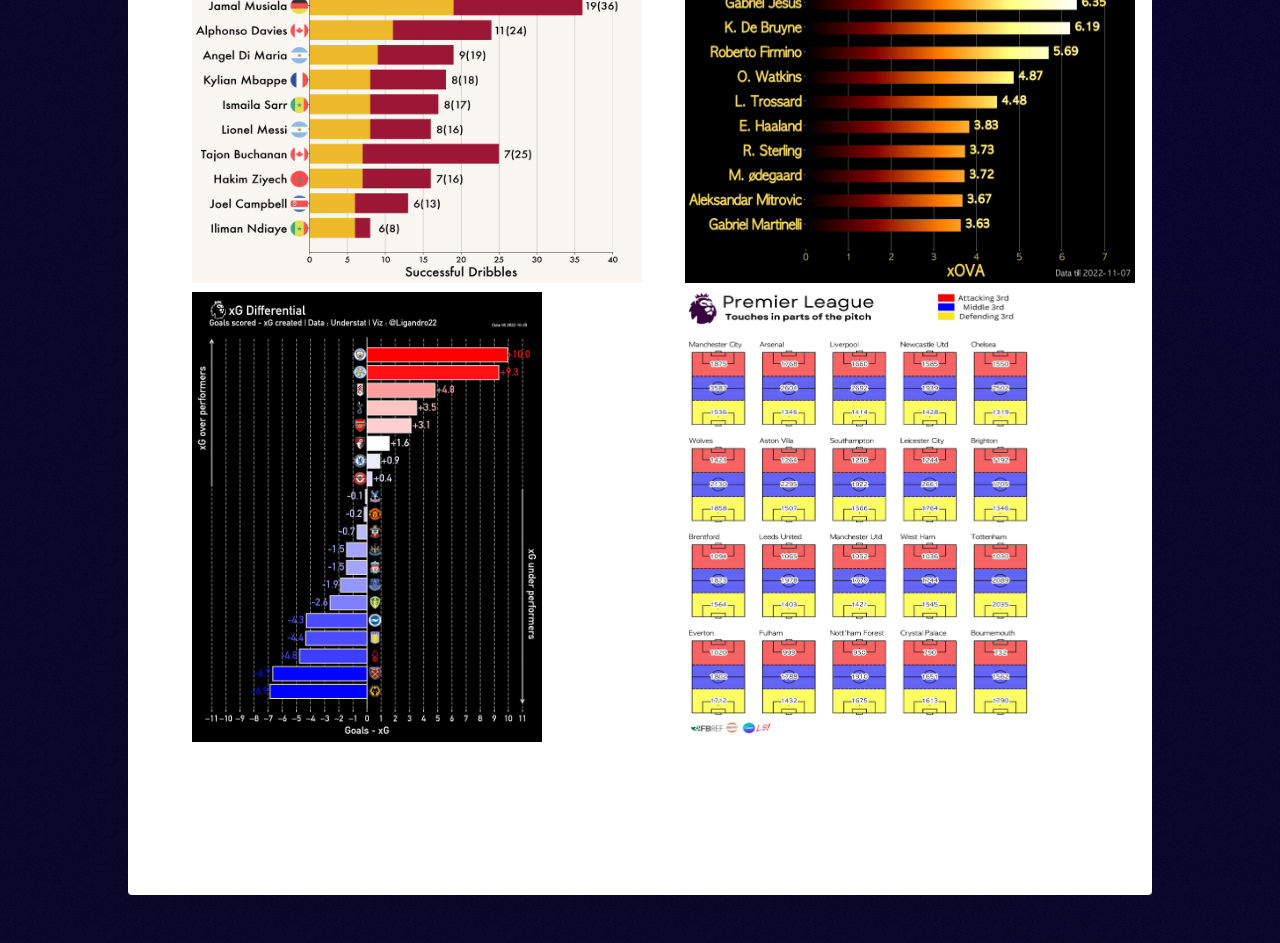
<file: football_vizzes.html>
<!DOCTYPE HTML>
<!--
	Stellar by HTML5 UP
	html5up.net | @ajlkn
	Free for personal and commercial use under the CCA 3.0 license (html5up.net/license)
-->
<html>
	<head>
		<title>Ligandro Singh Yumnaam</title>
		<meta charset="utf-8" />
		<meta name="viewport" content="width=device-width, initial-scale=1, user-scalable=no" />
		<link rel="stylesheet" href="assets/css/main.css" />
		<noscript><link rel="stylesheet" href="assets/css/noscript.css" /></noscript>
	</head>
	
	<body class="is-preload">

		<!-- Wrapper -->
			<div id="wrapper">

				<!-- Header -->

				<!-- Main -->
					<div id="main">
						<section id="Data Vizzes" class="main special">
							<header class="major">
								<h2>Football Data Analysis</h2>
							</header>
							<!-- First Article -->
							<article style="float: left; width: 30%; margin-right: 25%;">
								<img src="images/XG.jpg" width="450" height="450" alt="Project Image">
							</article>

							<!-- Second Article -->
							<article style="float: left; width: 30%; margin-right: 5%;">
								<img src="images/FA1.jpg" width="450" height="450" alt="Project Image">
							</article>

							

							<div style="clear: both;"></div> <!-- Add a clearing element to prevent interference -->

							<article style="float: left; width: 30%; margin-right: 25%;">
								<img src="images/FA3.jpg" width="450" height="320" alt="Project Image">
							</article>

							<!-- Second Article -->
							<article style="float: left; width: 30%; margin-right: 5%;">
								<img src="images/FA5.jpg" width="450" height="320" alt="Project Image">
							</article>


							<div style="clear: both;"></div> <!-- Add a clearing element to prevent interference -->

							<!-- First Article -->
							<article style="float: left; width: 30%; margin-right: 25%;">
								<img src="images/FA4.jpg" width="450" height="320" alt="Project Image">
							</article>

							<!-- Second Article -->
							<article style="float: left; width: 30%; margin-right: 5%;">
								<img src="images/FA7.jpg"width="450" height="320" alt="Project Image">
							</article>

							<div style="clear: both;"></div> <!-- Add a clearing element to prevent interference -->

							<!-- First Article -->
							<article style="float: left; width: 30%; margin-right: 25%;">
								<img src="images/FA8.jpg" width="450" height="450" alt="Project Image">
							</article>

							<!-- Second Article -->
							<article style="float: left; width: 30%; margin-right: 5%;">
								<img src="images/FA9.jpg" width="450" height="450" alt="Project Image">
							</article>


							<div style="clear: both;"></div> <!-- Add a clearing element to prevent interference -->

							<!-- Third Article -->
							<article style="float: left; width: 30%; margin-right: 25%;">
								<img src="images/FA2.jpg" width="450" height="450" alt="Project Image">
							</article>

							<!-- Third Article -->
							<article style="float: left; width: 30%;">
								<img src="images/FA6.jpg" width="450" height="450" alt="Project Image">
							</article>

							<div style="clear: both;"></div> <!-- Add a clearing element to prevent interference -->

							<!-- Third Article -->
							<article style="float: left; width: 30%; margin-right: 25%;">
								<img src="images/FA10.jpg" width="450" height="450" alt="Project Image">
							</article>

							<!-- Third Article -->
							<article style="float: left; width: 30%;">
								<img src="images/FA11.jpg" width="450" height="450" alt="Project Image">
							</article>

							<div style="clear: both;"></div> <!-- Add a clearing element to prevent interference -->

							<!-- Third Article -->
							<article style="float: left; width: 30%; margin-right: 25%;">
								<img src="images/FA12.jpg" width="450" height="450" alt="Project Image">
							</article>

							<!-- Third Article -->
							<article style="float: left; width: 30%;">
								<img src="images/FA13.jpg" width="450" height="450" alt="Project Image">
							</article>

							<div style="clear: both;"></div> <!-- Add a clearing element to prevent interference -->

							<!-- Third Article -->
							<article style="float: left; width: 30%; margin-right: 25%;">
								<img src="images/FA14.jpg" width="450" height="350" alt="Project Image">
							</article>

							<!-- Third Article -->
							<article style="float: left; width: 30%;">
								<img src="images/FA15.jpg" width="450" height="350" alt="Project Image">
							</article>

							<div style="clear: both;"></div> <!-- Add a clearing element to prevent interference -->

							<!-- Third Article -->
							<article style="float: left; width: 30%; margin-right: 25%;">
								<img src="images/FA16.jpg" width="350" height="450" alt="Project Image">
							</article>

							<!-- Third Article -->
							<article style="float: left; width: 30%;">
								<img src="images/FA17.jpg" width="350" height="450" alt="Project Image">
							</article>

							<div style="clear: both;"></div> <!-- Add a clearing element to prevent interference -->



						</section>
						

				<!-- Footer -->
					<footer id="footer">
						<section>
							<h2></h2>
						</section>
					</footer>

			</div>

		<!-- Scripts -->
			<script src="assets/js/jquery.min.js"></script>
			<script src="assets/js/jquery.scrollex.min.js"></script>
			<script src="assets/js/jquery.scrolly.min.js"></script>
			<script src="assets/js/browser.min.js"></script>
			<script src="assets/js/breakpoints.min.js"></script>
			<script src="assets/js/util.js"></script>
			<script src="assets/js/main.js"></script>

	</body>
</html>
</file>
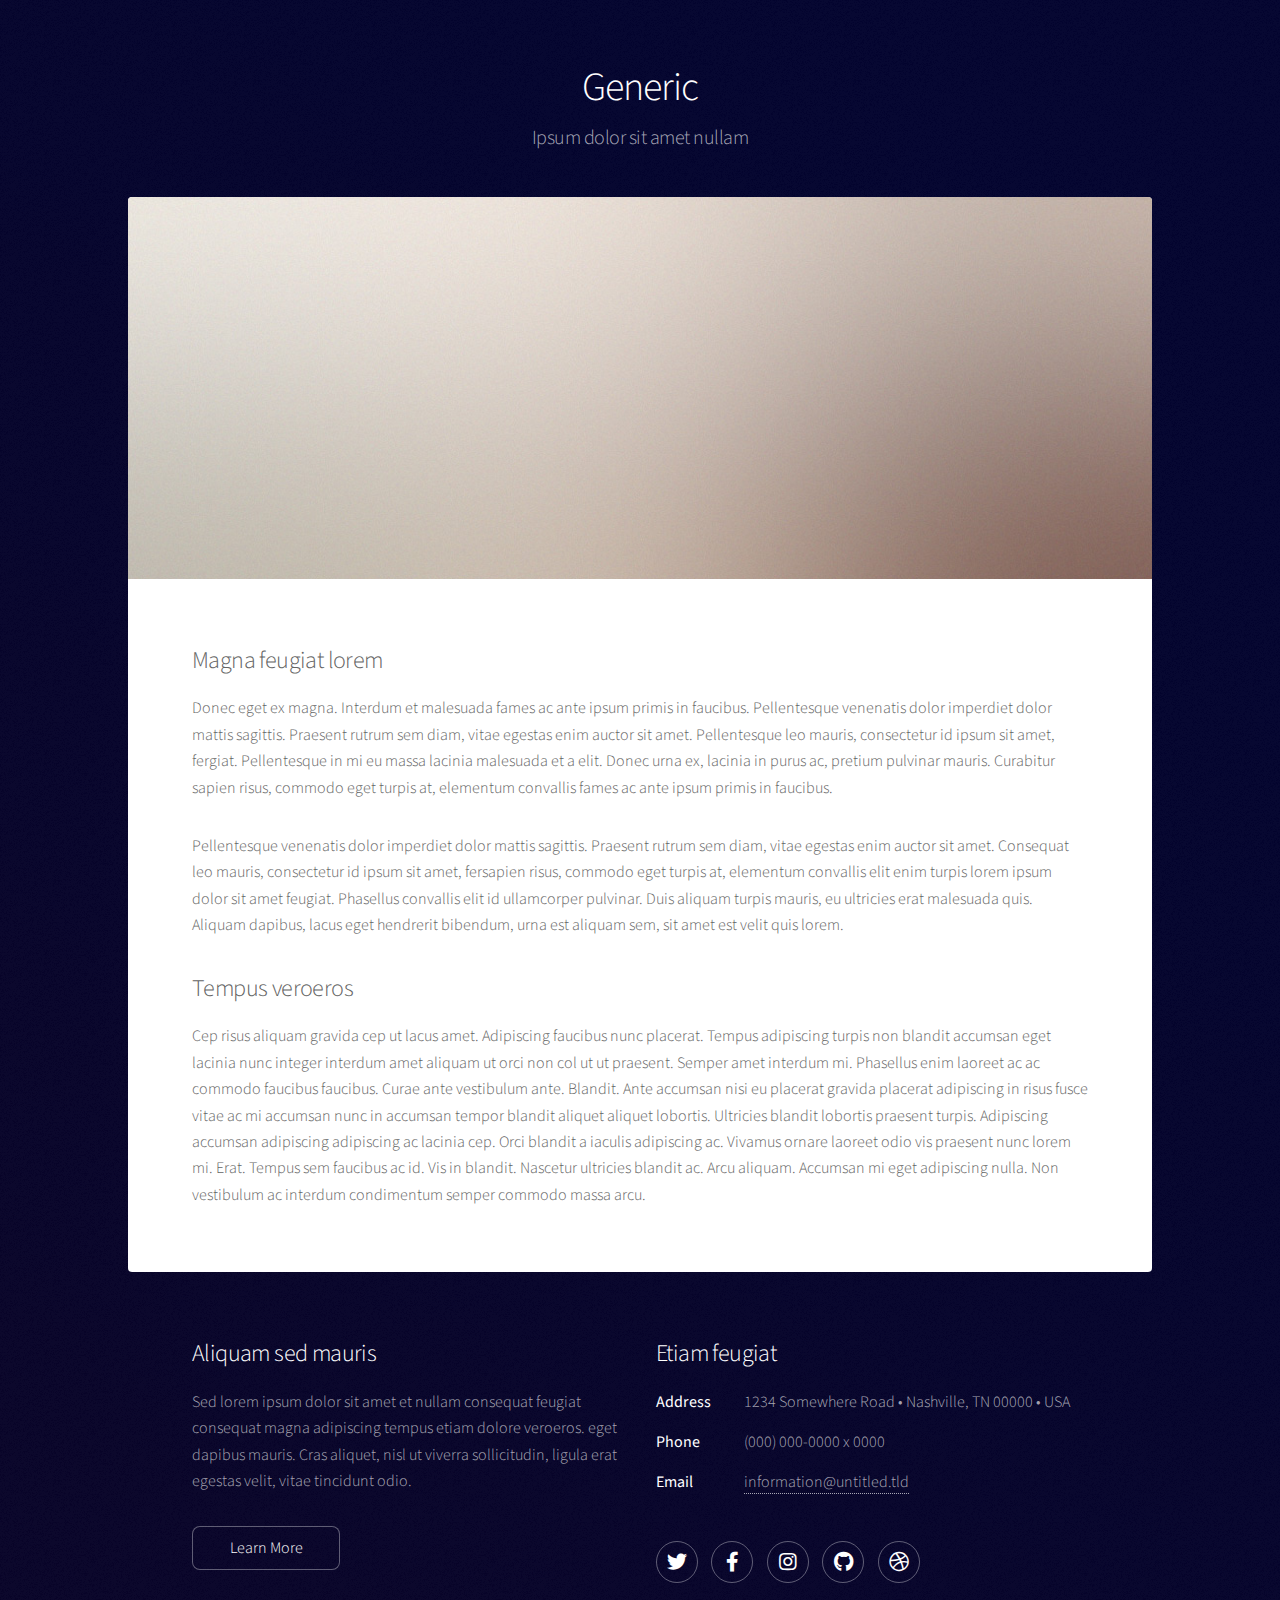
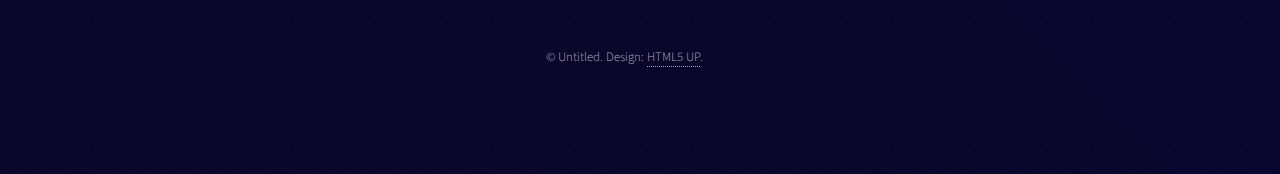
<file: generic.html>
<!DOCTYPE HTML>
<!--
	Stellar by HTML5 UP
	html5up.net | @ajlkn
	Free for personal and commercial use under the CCA 3.0 license (html5up.net/license)
-->
<html>
	<head>
		<title>Generic - Stellar by HTML5 UP</title>
		<meta charset="utf-8" />
		<meta name="viewport" content="width=device-width, initial-scale=1, user-scalable=no" />
		<link rel="stylesheet" href="assets/css/main.css" />
		<noscript><link rel="stylesheet" href="assets/css/noscript.css" /></noscript>
	</head>
	<body class="is-preload">

		<!-- Wrapper -->
			<div id="wrapper">

				<!-- Header -->
					<header id="header">
						<h1>Generic</h1>
						<p>Ipsum dolor sit amet nullam</p>
					</header>

				<!-- Main -->
					<div id="main">

						<!-- Content -->
							<section id="content" class="main">
								<span class="image main"><img src="images/pic04.jpg" alt="" /></span>
								<h2>Magna feugiat lorem</h2>
								<p>Donec eget ex magna. Interdum et malesuada fames ac ante ipsum primis in faucibus. Pellentesque venenatis dolor imperdiet dolor mattis sagittis. Praesent rutrum sem diam, vitae egestas enim auctor sit amet. Pellentesque leo mauris, consectetur id ipsum sit amet, fergiat. Pellentesque in mi eu massa lacinia malesuada et a elit. Donec urna ex, lacinia in purus ac, pretium pulvinar mauris. Curabitur sapien risus, commodo eget turpis at, elementum convallis fames ac ante ipsum primis in faucibus.</p>
								<p>Pellentesque venenatis dolor imperdiet dolor mattis sagittis. Praesent rutrum sem diam, vitae egestas enim auctor sit amet. Consequat leo mauris, consectetur id ipsum sit amet, fersapien risus, commodo eget turpis at, elementum convallis elit enim turpis lorem ipsum dolor sit amet feugiat. Phasellus convallis elit id ullamcorper pulvinar. Duis aliquam turpis mauris, eu ultricies erat malesuada quis. Aliquam dapibus, lacus eget hendrerit bibendum, urna est aliquam sem, sit amet est velit quis lorem.</p>
								<h2>Tempus veroeros</h2>
								<p>Cep risus aliquam gravida cep ut lacus amet. Adipiscing faucibus nunc placerat. Tempus adipiscing turpis non blandit accumsan eget lacinia nunc integer interdum amet aliquam ut orci non col ut ut praesent. Semper amet interdum mi. Phasellus enim laoreet ac ac commodo faucibus faucibus. Curae ante vestibulum ante. Blandit. Ante accumsan nisi eu placerat gravida placerat adipiscing in risus fusce vitae ac mi accumsan nunc in accumsan tempor blandit aliquet aliquet lobortis. Ultricies blandit lobortis praesent turpis. Adipiscing accumsan adipiscing adipiscing ac lacinia cep. Orci blandit a iaculis adipiscing ac. Vivamus ornare laoreet odio vis praesent nunc lorem mi. Erat. Tempus sem faucibus ac id. Vis in blandit. Nascetur ultricies blandit ac. Arcu aliquam. Accumsan mi eget adipiscing nulla. Non vestibulum ac interdum condimentum semper commodo massa arcu.</p>
							</section>

					</div>

				<!-- Footer -->
					<footer id="footer">
						<section>
							<h2>Aliquam sed mauris</h2>
							<p>Sed lorem ipsum dolor sit amet et nullam consequat feugiat consequat magna adipiscing tempus etiam dolore veroeros. eget dapibus mauris. Cras aliquet, nisl ut viverra sollicitudin, ligula erat egestas velit, vitae tincidunt odio.</p>
							<ul class="actions">
								<li><a href="#" class="button">Learn More</a></li>
							</ul>
						</section>
						<section>
							<h2>Etiam feugiat</h2>
							<dl class="alt">
								<dt>Address</dt>
								<dd>1234 Somewhere Road &bull; Nashville, TN 00000 &bull; USA</dd>
								<dt>Phone</dt>
								<dd>(000) 000-0000 x 0000</dd>
								<dt>Email</dt>
								<dd><a href="#">information@untitled.tld</a></dd>
							</dl>
							<ul class="icons">
								<li><a href="#" class="icon brands fa-twitter alt"><span class="label">Twitter</span></a></li>
								<li><a href="#" class="icon brands fa-facebook-f alt"><span class="label">Facebook</span></a></li>
								<li><a href="#" class="icon brands fa-instagram alt"><span class="label">Instagram</span></a></li>
								<li><a href="#" class="icon brands fa-github alt"><span class="label">GitHub</span></a></li>
								<li><a href="#" class="icon brands fa-dribbble alt"><span class="label">Dribbble</span></a></li>
							</ul>
						</section>
						<p class="copyright">&copy; Untitled. Design: <a href="https://html5up.net">HTML5 UP</a>.</p>
					</footer>

			</div>

		<!-- Scripts -->
			<script src="assets/js/jquery.min.js"></script>
			<script src="assets/js/jquery.scrollex.min.js"></script>
			<script src="assets/js/jquery.scrolly.min.js"></script>
			<script src="assets/js/browser.min.js"></script>
			<script src="assets/js/breakpoints.min.js"></script>
			<script src="assets/js/util.js"></script>
			<script src="assets/js/main.js"></script>

	</body>
</html>
</file>
<file: assets/css/noscript.css>
/*
	Stellar by HTML5 UP
	html5up.net | @ajlkn
	Free for personal and commercial use under the CCA 3.0 license (html5up.net/license)
*/

/* Header */

	body.is-preload #header.alt > * {
		opacity: 1;
	}

	body.is-preload #header.alt .logo {
		-moz-transform: none;
		-webkit-transform: none;
		-ms-transform: none;
		transform: none;
	}
</file>
<file: assets/css/main.css>
@import url(fontawesome-all.min.css);
@import 'https://fonts.googleapis.com/css?family=Source+Sans+Pro:300,400';

/*
	Stellar by HTML5 UP
	html5up.net | @ajlkn
	Free for personal and commercial use under the CCA 3.0 license (html5up.net/license)
*/

html, body, div, span, applet, object,
iframe, h1, h2, h3, h4, h5, h6, p, blockquote,
pre, a, abbr, acronym, address, big, cite,
code, del, dfn, em, img, ins, kbd, q, s, samp,
small, strike, strong, sub, sup, tt, var, b,
u, i, center, dl, dt, dd, ol, ul, li, fieldset,
form, label, legend, table, caption, tbody,
tfoot, thead, tr, th, td, article, aside,
canvas, details, embed, figure, figcaption,
footer, header, hgroup, menu, nav, output, ruby,
section, summary, time, mark, audio, video {
	margin: 0;
	padding: 0;
	border: 0;
	font-size: 100%;
	font: inherit;
	vertical-align: baseline;}

article, aside, details, figcaption, figure,
footer, header, hgroup, menu, nav, section {
	display: block;}

body {
	line-height: 1;
}

ol, ul {
	list-style: none;
}

blockquote, q {
	quotes: none;
}

	blockquote:before, blockquote:after, q:before, q:after {
		content: '';
		content: none;
	}

table {
	border-collapse: collapse;
	border-spacing: 0;
}

body {
	-webkit-text-size-adjust: none;
}

mark {
	background-color: transparent;
	color: inherit;
}

input::-moz-focus-inner {
	border: 0;
	padding: 0;
}

input, select, textarea {
	-moz-appearance: none;
	-webkit-appearance: none;
	-ms-appearance: none;
	appearance: none;
}

/* Basic */

	@-ms-viewport {
		width: device-width;
	}

	body {
		-ms-overflow-style: scrollbar;
	}

	@media screen and (max-width: 480px) {

		html, body {
			min-width: 320px;
		}

	}

	html {
		box-sizing: border-box;
	}

	*, *:before, *:after {
		box-sizing: inherit;
	}

	body {
		background-color: #935d8c;
		background-image: url("images/overlay.png"), -moz-linear-gradient(45deg, #020084 15%, #020f4b 85%);
		background-image: url("images/overlay.png"), -webkit-linear-gradient(45deg, #17015b 15%, #150053 85%);
		background-image: url("images/overlay.png"), -ms-linear-gradient(45deg, #000242 15%, #00002b 85%);
		background-image: url("images/overlay.png"), linear-gradient(45deg, #060025 15%, #00002b  85%);
	}

		body.is-preload *, body.is-preload *:before, body.is-preload *:after {
			-moz-animation: none !important;
			-webkit-animation: none !important;
			-ms-animation: none !important;
			animation: none !important;
			-moz-transition: none !important;
			-webkit-transition: none !important;
			-ms-transition: none !important;
			transition: none !important;
		}

/* Type */

	body {
		background-color: #935d8c;
		color: rgba(255, 255, 255, 0.65);
	}

	body, input, select, textarea {
		font-family: "Source Sans Pro", Helvetica, sans-serif;
		font-size: 17pt;
		font-weight: 300;
		line-height: 1.65;
	}

		@media screen and (max-width: 1680px) {

			body, input, select, textarea {
				font-size: 14pt;
			}

		}

		@media screen and (max-width: 1280px) {

			body, input, select, textarea {
				font-size: 12pt;
			}

		}

		@media screen and (max-width: 360px) {

			body, input, select, textarea {
				font-size: 11pt;
			}

		}

	a {
		-moz-transition: color 0.2s ease, border-bottom 0.2s ease;
		-webkit-transition: color 0.2s ease, border-bottom 0.2s ease;
		-ms-transition: color 0.2s ease, border-bottom 0.2s ease;
		transition: color 0.2s ease, border-bottom 0.2s ease;
		text-decoration: none;
		border-bottom: dotted 1px;
		color: inherit;
	}

		a:hover {
			border-bottom-color: transparent;
		}

	strong, b {
		font-weight: 400;
	}

	em, i {
		font-style: italic;
	}

	p {
		margin: 0 0 2em 0;
	}

		p.content {
			-moz-columns: 20em 2;
			-webkit-columns: 20em 2;
			-ms-columns: 20em 2;
			columns: 20em 2;
			-moz-column-gap: 2em;
			-webkit-column-gap: 2em;
			-ms-column-gap: 2em;
			column-gap: 2em;
			text-align: justify;
		}

	h1, h2, h3, h4, h5, h6 {
		font-weight: 300;
		line-height: 1.5;
		margin: 0 0 0.7em 0;
		letter-spacing: -0.025em;
	}

		h1 a, h2 a, h3 a, h4 a, h5 a, h6 a {
			color: inherit;
			text-decoration: none;
		}

	h1 {
		font-size: 2.5em;
		line-height: 1.2;
	}

	h2 {
		font-size: 1.5em;
	}

	h3 {
		font-size: 1.25em;
	}

	h4 {
		font-size: 1.1em;
	}

	h5 {
		font-size: 0.9em;
	}

	h6 {
		font-size: 0.7em;
	}

	@media screen and (max-width: 736px) {

		h1 {
			font-size: 2em;
		}

	}

	sub {
		font-size: 0.8em;
		position: relative;
		top: 0.5em;
	}

	sup {
		font-size: 0.8em;
		position: relative;
		top: -0.5em;
	}

	blockquote {
		border-left: solid 4px;
		font-style: italic;
		margin: 0 0 2em 0;
		padding: 0.5em 0 0.5em 2em;
	}

	code {
		border-radius: 8px;
		border: solid 1px;
		font-family: "Courier New", monospace;
		font-size: 0.9em;
		margin: 0 0.25em;
		padding: 0.25em 0.65em;
	}

	pre {
		-webkit-overflow-scrolling: touch;
		font-family: "Courier New", monospace;
		font-size: 0.9em;
		margin: 0 0 2em 0;
	}

		pre code {
			display: block;
			line-height: 1.75;
			padding: 1em 1.5em;
			overflow-x: auto;
		}

	hr {
		border: 0;
		border-bottom: solid 1px;
		margin: 2em 0;
	}

		hr.major {
			margin: 3em 0;
		}

	.align-left {
		text-align: left;
	}

	.align-center {
		text-align: center;
	}

	.align-right {
		text-align: right;
	}

	input, select, textarea {
		color: #ffffff;
	}

	a:hover {
		color: #ffffff;
	}

	strong, b {
		color: #ffffff;
	}

	h1, h2, h3, h4, h5, h6 {
		color: #ffffff;
	}

	blockquote {
		border-left-color: rgba(255, 255, 255, 0.35);
	}

	code {
		background: rgba(255, 255, 255, 0.075);
		border-color: rgba(255, 255, 255, 0.35);
	}

	hr {
		border-bottom-color: rgba(255, 255, 255, 0.35);
	}

/* Row */

	.row {
		display: flex;
		flex-wrap: wrap;
		box-sizing: border-box;
		align-items: stretch;
	}

		.row > * {
			box-sizing: border-box;
		}

		.row.gtr-uniform > * > :last-child {
			margin-bottom: 0;
		}

		.row.aln-left {
			justify-content: flex-start;
		}

		.row.aln-center {
			justify-content: center;
		}

		.row.aln-right {
			justify-content: flex-end;
		}

		.row.aln-top {
			align-items: flex-start;
		}

		.row.aln-middle {
			align-items: center;
		}

		.row.aln-bottom {
			align-items: flex-end;
		}

		.row > .imp {
			order: -1;
		}

		.row > .col-1 {
			width: 8.33333%;
		}

		.row > .off-1 {
			margin-left: 8.33333%;
		}

		.row > .col-2 {
			width: 16.66667%;
		}

		.row > .off-2 {
			margin-left: 16.66667%;
		}

		.row > .col-3 {
			width: 25%;
		}

		.row > .off-3 {
			margin-left: 25%;
		}

		.row > .col-4 {
			width: 33.33333%;
		}

		.row > .off-4 {
			margin-left: 33.33333%;
		}

		.row > .col-5 {
			width: 41.66667%;
		}

		.row > .off-5 {
			margin-left: 41.66667%;
		}

		.row > .col-6 {
			width: 50%;
		}

		.row > .off-6 {
			margin-left: 50%;
		}

		.row > .col-7 {
			width: 58.33333%;
		}

		.row > .off-7 {
			margin-left: 58.33333%;
		}

		.row > .col-8 {
			width: 66.66667%;
		}

		.row > .off-8 {
			margin-left: 66.66667%;
		}

		.row > .col-9 {
			width: 75%;
		}

		.row > .off-9 {
			margin-left: 75%;
		}

		.row > .col-10 {
			width: 83.33333%;
		}

		.row > .off-10 {
			margin-left: 83.33333%;
		}

		.row > .col-11 {
			width: 91.66667%;
		}

		.row > .off-11 {
			margin-left: 91.66667%;
		}

		.row > .col-12 {
			width: 100%;
		}

		.row > .off-12 {
			margin-left: 100%;
		}

		.row.gtr-0 {
			margin-top: 0;
			margin-left: 0em;
		}

			.row.gtr-0 > * {
				padding: 0 0 0 0em;
			}

			.row.gtr-0.gtr-uniform {
				margin-top: 0em;
			}

				.row.gtr-0.gtr-uniform > * {
					padding-top: 0em;
				}

		.row.gtr-25 {
			margin-top: 0;
			margin-left: -0.375em;
		}

			.row.gtr-25 > * {
				padding: 0 0 0 0.375em;
			}

			.row.gtr-25.gtr-uniform {
				margin-top: -0.375em;
			}

				.row.gtr-25.gtr-uniform > * {
					padding-top: 0.375em;
				}

		.row.gtr-50 {
			margin-top: 0;
			margin-left: -0.75em;
		}

			.row.gtr-50 > * {
				padding: 0 0 0 0.75em;
			}

			.row.gtr-50.gtr-uniform {
				margin-top: -0.75em;
			}

				.row.gtr-50.gtr-uniform > * {
					padding-top: 0.75em;
				}

		.row {
			margin-top: 0;
			margin-left: -1.5em;
		}

			.row > * {
				padding: 0 0 0 1.5em;
			}

			.row.gtr-uniform {
				margin-top: -1.5em;
			}

				.row.gtr-uniform > * {
					padding-top: 1.5em;
				}

		.row.gtr-150 {
			margin-top: 0;
			margin-left: -2.25em;
		}

			.row.gtr-150 > * {
				padding: 0 0 0 2.25em;
			}

			.row.gtr-150.gtr-uniform {
				margin-top: -2.25em;
			}

				.row.gtr-150.gtr-uniform > * {
					padding-top: 2.25em;
				}

		.row.gtr-200 {
			margin-top: 0;
			margin-left: -3em;
		}

			.row.gtr-200 > * {
				padding: 0 0 0 3em;
			}

			.row.gtr-200.gtr-uniform {
				margin-top: -3em;
			}

				.row.gtr-200.gtr-uniform > * {
					padding-top: 3em;
				}

		@media screen and (max-width: 1680px) {

			.row {
				display: flex;
				flex-wrap: wrap;
				box-sizing: border-box;
				align-items: stretch;
			}

				.row > * {
					box-sizing: border-box;
				}

				.row.gtr-uniform > * > :last-child {
					margin-bottom: 0;
				}

				.row.aln-left {
					justify-content: flex-start;
				}

				.row.aln-center {
					justify-content: center;
				}

				.row.aln-right {
					justify-content: flex-end;
				}

				.row.aln-top {
					align-items: flex-start;
				}

				.row.aln-middle {
					align-items: center;
				}

				.row.aln-bottom {
					align-items: flex-end;
				}

				.row > .imp-xlarge {
					order: -1;
				}

				.row > .col-1-xlarge {
					width: 8.33333%;
				}

				.row > .off-1-xlarge {
					margin-left: 8.33333%;
				}

				.row > .col-2-xlarge {
					width: 16.66667%;
				}

				.row > .off-2-xlarge {
					margin-left: 16.66667%;
				}

				.row > .col-3-xlarge {
					width: 25%;
				}

				.row > .off-3-xlarge {
					margin-left: 25%;
				}

				.row > .col-4-xlarge {
					width: 33.33333%;
				}

				.row > .off-4-xlarge {
					margin-left: 33.33333%;
				}

				.row > .col-5-xlarge {
					width: 41.66667%;
				}

				.row > .off-5-xlarge {
					margin-left: 41.66667%;
				}

				.row > .col-6-xlarge {
					width: 50%;
				}

				.row > .off-6-xlarge {
					margin-left: 50%;
				}

				.row > .col-7-xlarge {
					width: 58.33333%;
				}

				.row > .off-7-xlarge {
					margin-left: 58.33333%;
				}

				.row > .col-8-xlarge {
					width: 66.66667%;
				}

				.row > .off-8-xlarge {
					margin-left: 66.66667%;
				}

				.row > .col-9-xlarge {
					width: 75%;
				}

				.row > .off-9-xlarge {
					margin-left: 75%;
				}

				.row > .col-10-xlarge {
					width: 83.33333%;
				}

				.row > .off-10-xlarge {
					margin-left: 83.33333%;
				}

				.row > .col-11-xlarge {
					width: 91.66667%;
				}

				.row > .off-11-xlarge {
					margin-left: 91.66667%;
				}

				.row > .col-12-xlarge {
					width: 100%;
				}

				.row > .off-12-xlarge {
					margin-left: 100%;
				}

				.row.gtr-0 {
					margin-top: 0;
					margin-left: 0em;
				}

					.row.gtr-0 > * {
						padding: 0 0 0 0em;
					}

					.row.gtr-0.gtr-uniform {
						margin-top: 0em;
					}

						.row.gtr-0.gtr-uniform > * {
							padding-top: 0em;
						}

				.row.gtr-25 {
					margin-top: 0;
					margin-left: -0.375em;
				}

					.row.gtr-25 > * {
						padding: 0 0 0 0.375em;
					}

					.row.gtr-25.gtr-uniform {
						margin-top: -0.375em;
					}

						.row.gtr-25.gtr-uniform > * {
							padding-top: 0.375em;
						}

				.row.gtr-50 {
					margin-top: 0;
					margin-left: -0.75em;
				}

					.row.gtr-50 > * {
						padding: 0 0 0 0.75em;
					}

					.row.gtr-50.gtr-uniform {
						margin-top: -0.75em;
					}

						.row.gtr-50.gtr-uniform > * {
							padding-top: 0.75em;
						}

				.row {
					margin-top: 0;
					margin-left: -1.5em;
				}

					.row > * {
						padding: 0 0 0 1.5em;
					}

					.row.gtr-uniform {
						margin-top: -1.5em;
					}

						.row.gtr-uniform > * {
							padding-top: 1.5em;
						}

				.row.gtr-150 {
					margin-top: 0;
					margin-left: -2.25em;
				}

					.row.gtr-150 > * {
						padding: 0 0 0 2.25em;
					}

					.row.gtr-150.gtr-uniform {
						margin-top: -2.25em;
					}

						.row.gtr-150.gtr-uniform > * {
							padding-top: 2.25em;
						}

				.row.gtr-200 {
					margin-top: 0;
					margin-left: -3em;
				}

					.row.gtr-200 > * {
						padding: 0 0 0 3em;
					}

					.row.gtr-200.gtr-uniform {
						margin-top: -3em;
					}

						.row.gtr-200.gtr-uniform > * {
							padding-top: 3em;
						}

		}

		@media screen and (max-width: 1280px) {

			.row {
				display: flex;
				flex-wrap: wrap;
				box-sizing: border-box;
				align-items: stretch;
			}

				.row > * {
					box-sizing: border-box;
				}

				.row.gtr-uniform > * > :last-child {
					margin-bottom: 0;
				}

				.row.aln-left {
					justify-content: flex-start;
				}

				.row.aln-center {
					justify-content: center;
				}

				.row.aln-right {
					justify-content: flex-end;
				}

				.row.aln-top {
					align-items: flex-start;
				}

				.row.aln-middle {
					align-items: center;
				}

				.row.aln-bottom {
					align-items: flex-end;
				}

				.row > .imp-large {
					order: -1;
				}

				.row > .col-1-large {
					width: 8.33333%;
				}

				.row > .off-1-large {
					margin-left: 8.33333%;
				}

				.row > .col-2-large {
					width: 16.66667%;
				}

				.row > .off-2-large {
					margin-left: 16.66667%;
				}

				.row > .col-3-large {
					width: 25%;
				}

				.row > .off-3-large {
					margin-left: 25%;
				}

				.row > .col-4-large {
					width: 33.33333%;
				}

				.row > .off-4-large {
					margin-left: 33.33333%;
				}

				.row > .col-5-large {
					width: 41.66667%;
				}

				.row > .off-5-large {
					margin-left: 41.66667%;
				}

				.row > .col-6-large {
					width: 50%;
				}

				.row > .off-6-large {
					margin-left: 50%;
				}

				.row > .col-7-large {
					width: 58.33333%;
				}

				.row > .off-7-large {
					margin-left: 58.33333%;
				}

				.row > .col-8-large {
					width: 66.66667%;
				}

				.row > .off-8-large {
					margin-left: 66.66667%;
				}

				.row > .col-9-large {
					width: 75%;
				}

				.row > .off-9-large {
					margin-left: 75%;
				}

				.row > .col-10-large {
					width: 83.33333%;
				}

				.row > .off-10-large {
					margin-left: 83.33333%;
				}

				.row > .col-11-large {
					width: 91.66667%;
				}

				.row > .off-11-large {
					margin-left: 91.66667%;
				}

				.row > .col-12-large {
					width: 100%;
				}

				.row > .off-12-large {
					margin-left: 100%;
				}

				.row.gtr-0 {
					margin-top: 0;
					margin-left: 0em;
				}

					.row.gtr-0 > * {
						padding: 0 0 0 0em;
					}

					.row.gtr-0.gtr-uniform {
						margin-top: 0em;
					}

						.row.gtr-0.gtr-uniform > * {
							padding-top: 0em;
						}

				.row.gtr-25 {
					margin-top: 0;
					margin-left: -0.375em;
				}

					.row.gtr-25 > * {
						padding: 0 0 0 0.375em;
					}

					.row.gtr-25.gtr-uniform {
						margin-top: -0.375em;
					}

						.row.gtr-25.gtr-uniform > * {
							padding-top: 0.375em;
						}

				.row.gtr-50 {
					margin-top: 0;
					margin-left: -0.75em;
				}

					.row.gtr-50 > * {
						padding: 0 0 0 0.75em;
					}

					.row.gtr-50.gtr-uniform {
						margin-top: -0.75em;
					}

						.row.gtr-50.gtr-uniform > * {
							padding-top: 0.75em;
						}

				.row {
					margin-top: 0;
					margin-left: -1.5em;
				}

					.row > * {
						padding: 0 0 0 1.5em;
					}

					.row.gtr-uniform {
						margin-top: -1.5em;
					}

						.row.gtr-uniform > * {
							padding-top: 1.5em;
						}

				.row.gtr-150 {
					margin-top: 0;
					margin-left: -2.25em;
				}

					.row.gtr-150 > * {
						padding: 0 0 0 2.25em;
					}

					.row.gtr-150.gtr-uniform {
						margin-top: -2.25em;
					}

						.row.gtr-150.gtr-uniform > * {
							padding-top: 2.25em;
						}

				.row.gtr-200 {
					margin-top: 0;
					margin-left: -3em;
				}

					.row.gtr-200 > * {
						padding: 0 0 0 3em;
					}

					.row.gtr-200.gtr-uniform {
						margin-top: -3em;
					}

						.row.gtr-200.gtr-uniform > * {
							padding-top: 3em;
						}

		}

		@media screen and (max-width: 980px) {

			.row {
				display: flex;
				flex-wrap: wrap;
				box-sizing: border-box;
				align-items: stretch;
			}

				.row > * {
					box-sizing: border-box;
				}

				.row.gtr-uniform > * > :last-child {
					margin-bottom: 0;
				}

				.row.aln-left {
					justify-content: flex-start;
				}

				.row.aln-center {
					justify-content: center;
				}

				.row.aln-right {
					justify-content: flex-end;
				}

				.row.aln-top {
					align-items: flex-start;
				}

				.row.aln-middle {
					align-items: center;
				}

				.row.aln-bottom {
					align-items: flex-end;
				}

				.row > .imp-medium {
					order: -1;
				}

				.row > .col-1-medium {
					width: 8.33333%;
				}

				.row > .off-1-medium {
					margin-left: 8.33333%;
				}

				.row > .col-2-medium {
					width: 16.66667%;
				}

				.row > .off-2-medium {
					margin-left: 16.66667%;
				}

				.row > .col-3-medium {
					width: 25%;
				}

				.row > .off-3-medium {
					margin-left: 25%;
				}

				.row > .col-4-medium {
					width: 33.33333%;
				}

				.row > .off-4-medium {
					margin-left: 33.33333%;
				}

				.row > .col-5-medium {
					width: 41.66667%;
				}

				.row > .off-5-medium {
					margin-left: 41.66667%;
				}

				.row > .col-6-medium {
					width: 50%;
				}

				.row > .off-6-medium {
					margin-left: 50%;
				}

				.row > .col-7-medium {
					width: 58.33333%;
				}

				.row > .off-7-medium {
					margin-left: 58.33333%;
				}

				.row > .col-8-medium {
					width: 66.66667%;
				}

				.row > .off-8-medium {
					margin-left: 66.66667%;
				}

				.row > .col-9-medium {
					width: 75%;
				}

				.row > .off-9-medium {
					margin-left: 75%;
				}

				.row > .col-10-medium {
					width: 83.33333%;
				}

				.row > .off-10-medium {
					margin-left: 83.33333%;
				}

				.row > .col-11-medium {
					width: 91.66667%;
				}

				.row > .off-11-medium {
					margin-left: 91.66667%;
				}

				.row > .col-12-medium {
					width: 100%;
				}

				.row > .off-12-medium {
					margin-left: 100%;
				}

				.row.gtr-0 {
					margin-top: 0;
					margin-left: 0em;
				}

					.row.gtr-0 > * {
						padding: 0 0 0 0em;
					}

					.row.gtr-0.gtr-uniform {
						margin-top: 0em;
					}

						.row.gtr-0.gtr-uniform > * {
							padding-top: 0em;
						}

				.row.gtr-25 {
					margin-top: 0;
					margin-left: -0.375em;
				}

					.row.gtr-25 > * {
						padding: 0 0 0 0.375em;
					}

					.row.gtr-25.gtr-uniform {
						margin-top: -0.375em;
					}

						.row.gtr-25.gtr-uniform > * {
							padding-top: 0.375em;
						}

				.row.gtr-50 {
					margin-top: 0;
					margin-left: -0.75em;
				}

					.row.gtr-50 > * {
						padding: 0 0 0 0.75em;
					}

					.row.gtr-50.gtr-uniform {
						margin-top: -0.75em;
					}

						.row.gtr-50.gtr-uniform > * {
							padding-top: 0.75em;
						}

				.row {
					margin-top: 0;
					margin-left: -1.5em;
				}

					.row > * {
						padding: 0 0 0 1.5em;
					}

					.row.gtr-uniform {
						margin-top: -1.5em;
					}

						.row.gtr-uniform > * {
							padding-top: 1.5em;
						}

				.row.gtr-150 {
					margin-top: 0;
					margin-left: -2.25em;
				}

					.row.gtr-150 > * {
						padding: 0 0 0 2.25em;
					}

					.row.gtr-150.gtr-uniform {
						margin-top: -2.25em;
					}

						.row.gtr-150.gtr-uniform > * {
							padding-top: 2.25em;
						}

				.row.gtr-200 {
					margin-top: 0;
					margin-left: -3em;
				}

					.row.gtr-200 > * {
						padding: 0 0 0 3em;
					}

					.row.gtr-200.gtr-uniform {
						margin-top: -3em;
					}

						.row.gtr-200.gtr-uniform > * {
							padding-top: 3em;
						}

		}

		@media screen and (max-width: 736px) {

			.row {
				display: flex;
				flex-wrap: wrap;
				box-sizing: border-box;
				align-items: stretch;
			}

				.row > * {
					box-sizing: border-box;
				}

				.row.gtr-uniform > * > :last-child {
					margin-bottom: 0;
				}

				.row.aln-left {
					justify-content: flex-start;
				}

				.row.aln-center {
					justify-content: center;
				}

				.row.aln-right {
					justify-content: flex-end;
				}

				.row.aln-top {
					align-items: flex-start;
				}

				.row.aln-middle {
					align-items: center;
				}

				.row.aln-bottom {
					align-items: flex-end;
				}

				.row > .imp-small {
					order: -1;
				}

				.row > .col-1-small {
					width: 8.33333%;
				}

				.row > .off-1-small {
					margin-left: 8.33333%;
				}

				.row > .col-2-small {
					width: 16.66667%;
				}

				.row > .off-2-small {
					margin-left: 16.66667%;
				}

				.row > .col-3-small {
					width: 25%;
				}

				.row > .off-3-small {
					margin-left: 25%;
				}

				.row > .col-4-small {
					width: 33.33333%;
				}

				.row > .off-4-small {
					margin-left: 33.33333%;
				}

				.row > .col-5-small {
					width: 41.66667%;
				}

				.row > .off-5-small {
					margin-left: 41.66667%;
				}

				.row > .col-6-small {
					width: 50%;
				}

				.row > .off-6-small {
					margin-left: 50%;
				}

				.row > .col-7-small {
					width: 58.33333%;
				}

				.row > .off-7-small {
					margin-left: 58.33333%;
				}

				.row > .col-8-small {
					width: 66.66667%;
				}

				.row > .off-8-small {
					margin-left: 66.66667%;
				}

				.row > .col-9-small {
					width: 75%;
				}

				.row > .off-9-small {
					margin-left: 75%;
				}

				.row > .col-10-small {
					width: 83.33333%;
				}

				.row > .off-10-small {
					margin-left: 83.33333%;
				}

				.row > .col-11-small {
					width: 91.66667%;
				}

				.row > .off-11-small {
					margin-left: 91.66667%;
				}

				.row > .col-12-small {
					width: 100%;
				}

				.row > .off-12-small {
					margin-left: 100%;
				}

				.row.gtr-0 {
					margin-top: 0;
					margin-left: 0em;
				}

					.row.gtr-0 > * {
						padding: 0 0 0 0em;
					}

					.row.gtr-0.gtr-uniform {
						margin-top: 0em;
					}

						.row.gtr-0.gtr-uniform > * {
							padding-top: 0em;
						}

				.row.gtr-25 {
					margin-top: 0;
					margin-left: -0.25em;
				}

					.row.gtr-25 > * {
						padding: 0 0 0 0.25em;
					}

					.row.gtr-25.gtr-uniform {
						margin-top: -0.25em;
					}

						.row.gtr-25.gtr-uniform > * {
							padding-top: 0.25em;
						}

				.row.gtr-50 {
					margin-top: 0;
					margin-left: -0.5em;
				}

					.row.gtr-50 > * {
						padding: 0 0 0 0.5em;
					}

					.row.gtr-50.gtr-uniform {
						margin-top: -0.5em;
					}

						.row.gtr-50.gtr-uniform > * {
							padding-top: 0.5em;
						}

				.row {
					margin-top: 0;
					margin-left: -1em;
				}

					.row > * {
						padding: 0 0 0 1em;
					}

					.row.gtr-uniform {
						margin-top: -1em;
					}

						.row.gtr-uniform > * {
							padding-top: 1em;
						}

				.row.gtr-150 {
					margin-top: 0;
					margin-left: -1.5em;
				}

					.row.gtr-150 > * {
						padding: 0 0 0 1.5em;
					}

					.row.gtr-150.gtr-uniform {
						margin-top: -1.5em;
					}

						.row.gtr-150.gtr-uniform > * {
							padding-top: 1.5em;
						}

				.row.gtr-200 {
					margin-top: 0;
					margin-left: -2em;
				}

					.row.gtr-200 > * {
						padding: 0 0 0 2em;
					}

					.row.gtr-200.gtr-uniform {
						margin-top: -2em;
					}

						.row.gtr-200.gtr-uniform > * {
							padding-top: 2em;
						}

		}

		@media screen and (max-width: 480px) {

			.row {
				display: flex;
				flex-wrap: wrap;
				box-sizing: border-box;
				align-items: stretch;
			}

				.row > * {
					box-sizing: border-box;
				}

				.row.gtr-uniform > * > :last-child {
					margin-bottom: 0;
				}

				.row.aln-left {
					justify-content: flex-start;
				}

				.row.aln-center {
					justify-content: center;
				}

				.row.aln-right {
					justify-content: flex-end;
				}

				.row.aln-top {
					align-items: flex-start;
				}

				.row.aln-middle {
					align-items: center;
				}

				.row.aln-bottom {
					align-items: flex-end;
				}

				.row > .imp-xsmall {
					order: -1;
				}

				.row > .col-1-xsmall {
					width: 8.33333%;
				}

				.row > .off-1-xsmall {
					margin-left: 8.33333%;
				}

				.row > .col-2-xsmall {
					width: 16.66667%;
				}

				.row > .off-2-xsmall {
					margin-left: 16.66667%;
				}

				.row > .col-3-xsmall {
					width: 25%;
				}

				.row > .off-3-xsmall {
					margin-left: 25%;
				}

				.row > .col-4-xsmall {
					width: 33.33333%;
				}

				.row > .off-4-xsmall {
					margin-left: 33.33333%;
				}

				.row > .col-5-xsmall {
					width: 41.66667%;
				}

				.row > .off-5-xsmall {
					margin-left: 41.66667%;
				}

				.row > .col-6-xsmall {
					width: 50%;
				}

				.row > .off-6-xsmall {
					margin-left: 50%;
				}

				.row > .col-7-xsmall {
					width: 58.33333%;
				}

				.row > .off-7-xsmall {
					margin-left: 58.33333%;
				}

				.row > .col-8-xsmall {
					width: 66.66667%;
				}

				.row > .off-8-xsmall {
					margin-left: 66.66667%;
				}

				.row > .col-9-xsmall {
					width: 75%;
				}

				.row > .off-9-xsmall {
					margin-left: 75%;
				}

				.row > .col-10-xsmall {
					width: 83.33333%;
				}

				.row > .off-10-xsmall {
					margin-left: 83.33333%;
				}

				.row > .col-11-xsmall {
					width: 91.66667%;
				}

				.row > .off-11-xsmall {
					margin-left: 91.66667%;
				}

				.row > .col-12-xsmall {
					width: 100%;
				}

				.row > .off-12-xsmall {
					margin-left: 100%;
				}

				.row.gtr-0 {
					margin-top: 0;
					margin-left: 0em;
				}

					.row.gtr-0 > * {
						padding: 0 0 0 0em;
					}

					.row.gtr-0.gtr-uniform {
						margin-top: 0em;
					}

						.row.gtr-0.gtr-uniform > * {
							padding-top: 0em;
						}

				.row.gtr-25 {
					margin-top: 0;
					margin-left: -0.3125em;
				}

					.row.gtr-25 > * {
						padding: 0 0 0 0.3125em;
					}

					.row.gtr-25.gtr-uniform {
						margin-top: -0.3125em;
					}

						.row.gtr-25.gtr-uniform > * {
							padding-top: 0.3125em;
						}

				.row.gtr-50 {
					margin-top: 0;
					margin-left: -0.625em;
				}

					.row.gtr-50 > * {
						padding: 0 0 0 0.625em;
					}

					.row.gtr-50.gtr-uniform {
						margin-top: -0.625em;
					}

						.row.gtr-50.gtr-uniform > * {
							padding-top: 0.625em;
						}

				.row {
					margin-top: 0;
					margin-left: -1.25em;
				}

					.row > * {
						padding: 0 0 0 1.25em;
					}

					.row.gtr-uniform {
						margin-top: -1.25em;
					}

						.row.gtr-uniform > * {
							padding-top: 1.25em;
						}

				.row.gtr-150 {
					margin-top: 0;
					margin-left: -1.875em;
				}

					.row.gtr-150 > * {
						padding: 0 0 0 1.875em;
					}

					.row.gtr-150.gtr-uniform {
						margin-top: -1.875em;
					}

						.row.gtr-150.gtr-uniform > * {
							padding-top: 1.875em;
						}

				.row.gtr-200 {
					margin-top: 0;
					margin-left: -2.5em;
				}

					.row.gtr-200 > * {
						padding: 0 0 0 2.5em;
					}

					.row.gtr-200.gtr-uniform {
						margin-top: -2.5em;
					}

						.row.gtr-200.gtr-uniform > * {
							padding-top: 2.5em;
						}

		}

/* Box */

	.box {
		border-radius: 8px;
		border: solid;
		margin-bottom: 2em;
		padding: 1.5em;
	}

		.box > :last-child,
		.box > :last-child > :last-child,
		.box > :last-child > :last-child > :last-child {
			margin-bottom: 0;
		}

		.box.alt {
			border: 0;
			border-radius: 0;
			padding: 0;
		}

	.box {
		border-color: rgba(255, 255, 255, 0.35);
	}

/* Button */

	input[type="submit"],
	input[type="reset"],
	input[type="button"],
	button,
	.button {
		-moz-appearance: none;
		-webkit-appearance: none;
		-ms-appearance: none;
		appearance: none;
		-moz-transition: background-color 0.2s ease-in-out, color 0.2s ease-in-out;
		-webkit-transition: background-color 0.2s ease-in-out, color 0.2s ease-in-out;
		-ms-transition: background-color 0.2s ease-in-out, color 0.2s ease-in-out;
		transition: background-color 0.2s ease-in-out, color 0.2s ease-in-out;
		border-radius: 8px;
		border: 0;
		cursor: pointer;
		display: inline-block;
		font-weight: 300;
		height: 2.75em;
		line-height: 2.75em;
		min-width: 9.25em;
		padding: 0 1.5em;
		text-align: center;
		text-decoration: none;
		white-space: nowrap;
	}

		input[type="submit"].icon,
		input[type="reset"].icon,
		input[type="button"].icon,
		button.icon,
		.button.icon {
			padding-left: 1.35em;
		}

			input[type="submit"].icon:before,
			input[type="reset"].icon:before,
			input[type="button"].icon:before,
			button.icon:before,
			.button.icon:before {
				margin-right: 0.5em;
			}

		input[type="submit"].fit,
		input[type="reset"].fit,
		input[type="button"].fit,
		button.fit,
		.button.fit {
			width: 100%;
		}

		input[type="submit"].small,
		input[type="reset"].small,
		input[type="button"].small,
		button.small,
		.button.small {
			font-size: 0.8em;
		}

		input[type="submit"].large,
		input[type="reset"].large,
		input[type="button"].large,
		button.large,
		.button.large {
			font-size: 1.35em;
		}

		input[type="submit"].disabled, input[type="submit"]:disabled,
		input[type="reset"].disabled,
		input[type="reset"]:disabled,
		input[type="button"].disabled,
		input[type="button"]:disabled,
		button.disabled,
		button:disabled,
		.button.disabled,
		.button:disabled {
			pointer-events: none;
			opacity: 0.25;
		}

		@media screen and (max-width: 736px) {

			input[type="submit"],
			input[type="reset"],
			input[type="button"],
			button,
			.button {
				min-width: 0;
			}

		}

	input[type="submit"],
	input[type="reset"],
	input[type="button"],
	button,
	.button {
		background-color: transparent;
		box-shadow: inset 0 0 0 1px rgba(255, 255, 255, 0.35);
		color: #ffffff !important;
	}

		input[type="submit"]:hover,
		input[type="reset"]:hover,
		input[type="button"]:hover,
		button:hover,
		.button:hover {
			background-color: rgba(255, 255, 255, 0.075);
		}

		input[type="submit"]:active,
		input[type="reset"]:active,
		input[type="button"]:active,
		button:active,
		.button:active {
			background-color: rgba(255, 255, 255, 0.2);
		}

		input[type="submit"].icon:before,
		input[type="reset"].icon:before,
		input[type="button"].icon:before,
		button.icon:before,
		.button.icon:before {
			color: rgba(255, 255, 255, 0.5);
		}

		input[type="submit"].primary,
		input[type="reset"].primary,
		input[type="button"].primary,
		button.primary,
		.button.primary {
			background-color: #8cc9f0;
			color: #ffffff !important;
			box-shadow: none;
		}

			input[type="submit"].primary:hover,
			input[type="reset"].primary:hover,
			input[type="button"].primary:hover,
			button.primary:hover,
			.button.primary:hover {
				background-color: #9acff2;
			}

			input[type="submit"].primary:active,
			input[type="reset"].primary:active,
			input[type="button"].primary:active,
			button.primary:active,
			.button.primary:active {
				background-color: #7ec3ee;
			}

			input[type="submit"].primary.icon:before,
			input[type="reset"].primary.icon:before,
			input[type="button"].primary.icon:before,
			button.primary.icon:before,
			.button.primary.icon:before {
				color: #ffffff !important;
			}

/* Form */

	form {
		margin: 0 0 2em 0;
	}

	label {
		display: block;
		font-size: 0.9em;
		font-weight: 400;
		margin: 0 0 1em 0;
	}

	input[type="text"],
	input[type="password"],
	input[type="email"],
	select,
	textarea {
		-moz-appearance: none;
		-webkit-appearance: none;
		-ms-appearance: none;
		appearance: none;
		border-radius: 8px;
		border: solid 1px;
		color: inherit;
		display: block;
		outline: 0;
		padding: 0 1em;
		text-decoration: none;
		width: 100%;
	}

		input[type="text"]:invalid,
		input[type="password"]:invalid,
		input[type="email"]:invalid,
		select:invalid,
		textarea:invalid {
			box-shadow: none;
		}

	select {
		background-size: 1.25rem;
		background-repeat: no-repeat;
		background-position: calc(100% - 1rem) center;
		height: 2.75em;
		padding-right: 2.75em;
		text-overflow: ellipsis;
	}

		select:focus::-ms-value {
			background-color: transparent;
		}

		select::-ms-expand {
			display: none;
		}

	input[type="text"],
	input[type="password"],
	input[type="email"],
	select {
		height: 2.75em;
	}

	textarea {
		padding: 0.75em 1em;
	}

	input[type="checkbox"],
	input[type="radio"] {
		-moz-appearance: none;
		-webkit-appearance: none;
		-ms-appearance: none;
		appearance: none;
		display: block;
		float: left;
		margin-right: -2em;
		opacity: 0;
		width: 1em;
		z-index: -1;
	}

		input[type="checkbox"] + label,
		input[type="radio"] + label {
			text-decoration: none;
			cursor: pointer;
			display: inline-block;
			font-size: 1em;
			font-weight: 300;
			padding-left: 2.4em;
			padding-right: 0.75em;
			position: relative;
		}

			input[type="checkbox"] + label:before,
			input[type="radio"] + label:before {
				-moz-osx-font-smoothing: grayscale;
				-webkit-font-smoothing: antialiased;
				display: inline-block;
				font-style: normal;
				font-variant: normal;
				text-rendering: auto;
				line-height: 1;
				text-transform: none !important;
				font-family: 'Font Awesome 5 Free';
				font-weight: 900;
			}

			input[type="checkbox"] + label:before,
			input[type="radio"] + label:before {
				border-radius: 8px;
				border: solid 1px;
				content: '';
				display: inline-block;
				font-size: 0.8em;
				height: 2.0625em;
				left: 0;
				line-height: 2.0625em;
				position: absolute;
				text-align: center;
				top: 0;
				width: 2.0625em;
			}

		input[type="checkbox"]:checked + label:before,
		input[type="radio"]:checked + label:before {
			content: '\f00c';
		}

	input[type="checkbox"] + label:before {
		border-radius: 8px;
	}

	input[type="radio"] + label:before {
		border-radius: 100%;
	}

	::-webkit-input-placeholder {
		opacity: 1.0;
	}

	:-moz-placeholder {
		opacity: 1.0;
	}

	::-moz-placeholder {
		opacity: 1.0;
	}

	:-ms-input-placeholder {
		opacity: 1.0;
	}

	label {
		color: #ffffff;
	}

	input[type="text"],
	input[type="password"],
	input[type="email"],
	select,
	textarea {
		background-color: rgba(255, 255, 255, 0.075);
		border-color: rgba(255, 255, 255, 0.35);
	}

		input[type="text"]:focus,
		input[type="password"]:focus,
		input[type="email"]:focus,
		select:focus,
		textarea:focus {
			border-color: #8cc9f0;
			box-shadow: 0 0 0 1px #8cc9f0;
		}

	select {
		background-image: url("data:image/svg+xml;charset=utf8,%3Csvg xmlns='http://www.w3.org/2000/svg' width='40' height='40' preserveAspectRatio='none' viewBox='0 0 40 40'%3E%3Cpath d='M9.4,12.3l10.4,10.4l10.4-10.4c0.2-0.2,0.5-0.4,0.9-0.4c0.3,0,0.6,0.1,0.9,0.4l3.3,3.3c0.2,0.2,0.4,0.5,0.4,0.9 c0,0.4-0.1,0.6-0.4,0.9L20.7,31.9c-0.2,0.2-0.5,0.4-0.9,0.4c-0.3,0-0.6-0.1-0.9-0.4L4.3,17.3c-0.2-0.2-0.4-0.5-0.4-0.9 c0-0.4,0.1-0.6,0.4-0.9l3.3-3.3c0.2-0.2,0.5-0.4,0.9-0.4S9.1,12.1,9.4,12.3z' fill='rgba(255, 255, 255, 0.35)' /%3E%3C/svg%3E");
	}

		select option {
			color: #ffffff;
			background: #935d8c;
		}

	input[type="checkbox"] + label,
	input[type="radio"] + label {
		color: rgba(255, 255, 255, 0.65);
	}

		input[type="checkbox"] + label:before,
		input[type="radio"] + label:before {
			background: rgba(255, 255, 255, 0.075);
			border-color: rgba(255, 255, 255, 0.35);
		}

	input[type="checkbox"]:checked + label:before,
	input[type="radio"]:checked + label:before {
		background-color: #ffffff;
		border-color: #ffffff;
		color: #935d8c;
	}

	input[type="checkbox"]:focus + label:before,
	input[type="radio"]:focus + label:before {
		border-color: #8cc9f0;
		box-shadow: 0 0 0 1px #8cc9f0;
	}

	::-webkit-input-placeholder {
		color: rgba(255, 255, 255, 0.5) !important;
	}

	:-moz-placeholder {
		color: rgba(255, 255, 255, 0.5) !important;
	}

	::-moz-placeholder {
		color: rgba(255, 255, 255, 0.5) !important;
	}

	:-ms-input-placeholder {
		color: rgba(255, 255, 255, 0.5) !important;
	}

	.formerize-placeholder {
		color: rgba(255, 255, 255, 0.5) !important;
	}

/* Icon */

	.icon {
		text-decoration: none;
		-moz-transition: background-color 0.2s ease-in-out, color 0.2s ease-in-out;
		-webkit-transition: background-color 0.2s ease-in-out, color 0.2s ease-in-out;
		-ms-transition: background-color 0.2s ease-in-out, color 0.2s ease-in-out;
		transition: background-color 0.2s ease-in-out, color 0.2s ease-in-out;
		border-bottom: none;
		position: relative;
	}

		.icon:before {
			-moz-osx-font-smoothing: grayscale;
			-webkit-font-smoothing: antialiased;
			display: inline-block;
			font-style: normal;
			font-variant: normal;
			text-rendering: auto;
			line-height: 1;
			text-transform: none !important;
			font-family: 'Font Awesome 5 Free';
			font-weight: 400;
		}

		.icon > .label {
			display: none;
		}

		.icon:before {
			line-height: solid;
		}

		.icon.solid:before {
			font-weight: 900;
		}

		.icon.brands:before {
			font-family: 'Font Awesome 5 Brands';
		}

		.icon.major {
			border: solid 1px;
			display: inline-block;
			border-radius: 100%;
			padding: 0.65em;
			margin: 0 0 2em 0;
			cursor: default;
		}

			.icon.major:before {
				display: inline-block;
				font-size: 6.25rem;
				width: 2.25em;
				height: 2.25em;
				line-height: 2.2em;
				border-radius: 100%;
				border: solid 1px;
				text-align: center;
			}

		.icon.alt {
			display: inline-block;
			border: solid 1px;
			border-radius: 100%;
		}

			.icon.alt:before {
				display: block;
				font-size: 1.25em;
				width: 2em;
				height: 2em;
				text-align: center;
				line-height: 2em;
			}

		.icon.style1 {
			color: #efa8b0;
		}

		.icon.style2 {
			color: #c79cc8;
		}

		.icon.style3 {
			color: #a89cc8;
		}

		.icon.style4 {
			color: #9bb2e1;
		}

		.icon.style5 {
			color: #8cc9f0;
		}

		@media screen and (max-width: 1680px) {

			.icon.major:before {
				font-size: 5.5rem;
			}

		}

		@media screen and (max-width: 1280px) {

			.icon.major:before {
				font-size: 4.75rem;
			}

		}

		@media screen and (max-width: 736px) {

			.icon.major {
				margin: 0 0 1.5em 0;
				padding: 0.35em;
			}

				.icon.major:before {
					font-size: 3.5rem;
				}

		}

	.icon.major {
		border-color: rgba(255, 255, 255, 0.35);
	}

		.icon.major:before {
			border-color: rgba(255, 255, 255, 0.35);
		}

	.icon.alt {
		border-color: rgba(255, 255, 255, 0.35);
		color: #ffffff;
	}

		.icon.alt:hover {
			background-color: rgba(255, 255, 255, 0.075);
		}

		.icon.alt:active {
			background-color: rgba(255, 255, 255, 0.2);
		}

/* Image */

	.image {
		border-radius: 8px;
		border: 0;
		display: inline-block;
		position: relative;
	}

		.image img {
			border-radius: 8px;
			display: block;
		}

		.image.left, .image.right {
			max-width: 40%;
		}

			.image.left img, .image.right img {
				width: 100%;
			}

		.image.left {
			float: left;
			margin: 0 1.5em 1em 0;
			top: 0.25em;
		}

		.image.right {
			float: right;
			margin: 0 0 1em 1.5em;
			top: 0.25em;
		}

		.image.fit {
			display: block;
			margin: 0 0 2em 0;
			width: 100%;
		}

			.image.fit img {
				width: 100%;
			}

		.image.main {
			display: block;
			margin: 0 0 3em 0;
			width: 100%;
		}

			.image.main img {
				width: 100%;
			}

/* List */

	ol {
		list-style: decimal;
		margin: 0 0 2em 0;
		padding-left: 1.25em;
	}

		ol li {
			padding-left: 0.25em;
		}

	ul {
		list-style: disc;
		margin: 0 0 2em 0;
		padding-left: 1em;
	}

		ul li {
			padding-left: 0.5em;
		}

		ul.alt {
			list-style: none;
			padding-left: 0;
		}

			ul.alt li {
				border-top: solid 1px;
				padding: 0.5em 0;
			}

				ul.alt li:first-child {
					border-top: 0;
					padding-top: 0;
				}

	dl {
		margin: 0 0 2em 0;
	}

		dl dt {
			display: block;
			font-weight: 400;
			margin: 0 0 1em 0;
		}

		dl dd {
			margin-left: 2em;
		}

		dl.alt dt {
			display: block;
			width: 3em;
			margin: 0;
			clear: left;
			float: left;
		}

		dl.alt dd {
			margin: 0 0 0.85em 5.5em;
		}

		dl.alt:after {
			content: '';
			display: block;
			clear: both;
		}

	ul.alt li {
		border-top-color: rgba(255, 255, 255, 0.35);
	}

	dl dt {
		color: #ffffff;
	}

/* Actions */

	ul.actions {
		display: -moz-flex;
		display: -webkit-flex;
		display: -ms-flex;
		display: flex;
		cursor: default;
		list-style: none;
		margin-left: -1em;
		padding-left: 0;
	}

		ul.actions li {
			padding: 0 0 0 1em;
			vertical-align: middle;
		}

		ul.actions.special {
			-moz-justify-content: center;
			-webkit-justify-content: center;
			-ms-justify-content: center;
			justify-content: center;
			width: 100%;
			margin-left: 0;
		}

			ul.actions.special li:first-child {
				padding-left: 0;
			}

		ul.actions.stacked {
			-moz-flex-direction: column;
			-webkit-flex-direction: column;
			-ms-flex-direction: column;
			flex-direction: column;
			margin-left: 0;
		}

			ul.actions.stacked li {
				padding: 1.3em 0 0 0;
			}

				ul.actions.stacked li:first-child {
					padding-top: 0;
				}

		ul.actions.fit {
			width: calc(100% + 1em);
		}

			ul.actions.fit li {
				-moz-flex-grow: 1;
				-webkit-flex-grow: 1;
				-ms-flex-grow: 1;
				flex-grow: 1;
				-moz-flex-shrink: 1;
				-webkit-flex-shrink: 1;
				-ms-flex-shrink: 1;
				flex-shrink: 1;
				width: 100%;
			}

				ul.actions.fit li > * {
					width: 100%;
				}

			ul.actions.fit.stacked {
				width: 100%;
			}

		@media screen and (max-width: 480px) {

			ul.actions:not(.fixed) {
				-moz-flex-direction: column;
				-webkit-flex-direction: column;
				-ms-flex-direction: column;
				flex-direction: column;
				margin-left: 0;
				width: 100% !important;
			}

				ul.actions:not(.fixed) li {
					-moz-flex-grow: 1;
					-webkit-flex-grow: 1;
					-ms-flex-grow: 1;
					flex-grow: 1;
					-moz-flex-shrink: 1;
					-webkit-flex-shrink: 1;
					-ms-flex-shrink: 1;
					flex-shrink: 1;
					padding: 1em 0 0 0;
					text-align: center;
					width: 100%;
				}

					ul.actions:not(.fixed) li > * {
						width: 100%;
					}

					ul.actions:not(.fixed) li:first-child {
						padding-top: 0;
					}

					ul.actions:not(.fixed) li input[type="submit"],
					ul.actions:not(.fixed) li input[type="reset"],
					ul.actions:not(.fixed) li input[type="button"],
					ul.actions:not(.fixed) li button,
					ul.actions:not(.fixed) li .button {
						width: 100%;
					}

						ul.actions:not(.fixed) li input[type="submit"].icon:before,
						ul.actions:not(.fixed) li input[type="reset"].icon:before,
						ul.actions:not(.fixed) li input[type="button"].icon:before,
						ul.actions:not(.fixed) li button.icon:before,
						ul.actions:not(.fixed) li .button.icon:before {
							margin-left: -0.5rem;
						}

		}

/* Icons */

	ul.icons {
		cursor: default;
		list-style: none;
		padding-left: 0;
	}

		ul.icons li {
			display: inline-block;
			padding: 0 0.65em 0 0;
		}

			ul.icons li:last-child {
				padding-right: 0 !important;
			}

/* Section/Article */

	section.special, article.special {
		text-align: center;
	}

	header.major {
		margin-bottom: 3em;
	}

		header.major h2 {
			font-size: 2em;
		}

			header.major h2:after {
				display: block;
				content: '';
				width: 3.25em;
				height: 2px;
				margin: 0.7em 0 1em 0;
				border-radius: 2px;
			}

				section.special header.major h2:after, article.special header.major h2:after {
					margin-left: auto;
					margin-right: auto;
				}

		header.major p {
			font-size: 1.25em;
			letter-spacing: -0.025em;
		}

		header.major.special {
			text-align: center;
		}

			header.major.special h2:after {
				margin-left: auto;
				margin-right: auto;
			}

	footer.major {
		margin-top: 3em;
	}

	@media screen and (max-width: 736px) {

		header.major {
			margin-bottom: 0;
		}

			header.major h2 {
				font-size: 1.5em;
			}

			header.major p {
				font-size: 1em;
				letter-spacing: 0;
			}

				header.major p br {
					display: none;
				}

		footer.major {
			margin-top: 0;
		}

	}

	header.major h2:after {
		background-color: rgba(255, 255, 255, 0.35);
	}

/* Table */

	.table-wrapper {
		-webkit-overflow-scrolling: touch;
		overflow-x: auto;
	}

	table {
		margin: 0 0 2em 0;
		width: 100%;
	}

		table tbody tr {
			border: solid 1px;
			border-left: 0;
			border-right: 0;
		}

		table td {
			padding: 0.75em 0.75em;
		}

		table th {
			font-size: 0.9em;
			font-weight: 400;
			padding: 0 0.75em 0.75em 0.75em;
			text-align: left;
		}

		table thead {
			border-bottom: solid 2px;
		}

		table tfoot {
			border-top: solid 2px;
		}

		table.alt {
			border-collapse: separate;
		}

			table.alt tbody tr td {
				border: solid 1px;
				border-left-width: 0;
				border-top-width: 0;
			}

				table.alt tbody tr td:first-child {
					border-left-width: 1px;
				}

			table.alt tbody tr:first-child td {
				border-top-width: 1px;
			}

			table.alt thead {
				border-bottom: 0;
			}

			table.alt tfoot {
				border-top: 0;
			}

	table tbody tr {
		border-color: rgba(255, 255, 255, 0.35);
	}

		table tbody tr:nth-child(2n + 1) {
			background-color: rgba(255, 255, 255, 0.075);
		}

	table th {
		color: #ffffff;
	}

	table thead {
		border-bottom-color: rgba(255, 255, 255, 0.35);
	}

	table tfoot {
		border-top-color: rgba(255, 255, 255, 0.35);
	}

	table.alt tbody tr td {
		border-color: rgba(255, 255, 255, 0.35);
	}

/* Features */

	.features {
		display: -moz-flex;
		display: -webkit-flex;
		display: -ms-flex;
		display: flex;
		-moz-flex-wrap: wrap;
		-webkit-flex-wrap: wrap;
		-ms-flex-wrap: wrap;
		flex-wrap: wrap;
		-moz-justify-content: center;
		-webkit-justify-content: center;
		-ms-justify-content: center;
		justify-content: center;
		width: calc(100% + 2em);
		margin: 0 0 3em -2em;
		padding: 0;
		list-style: none;
	}

		.features li {
			width: calc(33.33333% - 2em);
			margin-left: 2em;
			margin-top: 3em;
			padding: 0;
		}

			.features li:nth-child(1), .features li:nth-child(2), .features li:nth-child(3) {
				margin-top: 0;
			}

			.features li > :last-child {
				margin-bottom: 0;
			}

		@media screen and (max-width: 980px) {

			.features li {
				width: calc(50% - 2em);
			}

				.features li:nth-child(3) {
					margin-top: 3em;
				}

		}

		@media screen and (max-width: 736px) {

			.features {
				width: 100%;
				margin: 0 0 2em 0;
			}

				.features li {
					width: 100%;
					margin-left: 0;
					margin-top: 2em;
				}

					.features li:nth-child(2), .features li:nth-child(3) {
						margin-top: 2em;
					}

		}

/* Statistics */

	.statistics {
		display: -moz-flex;
		display: -webkit-flex;
		display: -ms-flex;
		display: flex;
		width: 100%;
		margin: 0 0 3em 0;
		padding: 0;
		list-style: none;
		cursor: default;
	}

		.statistics li {
			-moz-flex: 1;
			-webkit-flex: 1;
			-ms-flex: 1;
			flex: 1;
			padding: 1.5em;
			color: #ffffff;
			text-align: center;
		}

			.statistics li.style1 {
				background-color: #efa8b0;
			}

			.statistics li.style2 {
				background-color: #c79cc8;
			}

			.statistics li.style3 {
				background-color: #a89cc8;
			}

			.statistics li.style4 {
				background-color: #9bb2e1;
			}

			.statistics li.style5 {
				background-color: #8cc9f0;
			}

			.statistics li strong, .statistics li b {
				display: block;
				font-size: 2em;
				line-height: 1.1;
				color: inherit !important;
				font-weight: 300;
				letter-spacing: -0.025em;
			}

			.statistics li:first-child {
				border-top-left-radius: 8px;
				border-bottom-left-radius: 8px;
			}

			.statistics li:last-child {
				border-top-right-radius: 8px;
				border-bottom-right-radius: 8px;
			}

			.statistics li .icon {
				display: inline-block;
			}

				.statistics li .icon:before {
					font-size: 2.75rem;
					line-height: 1.3;
				}

		@media screen and (max-width: 980px) {

			.statistics li strong, .statistics li b {
				font-size: 1.5em;
			}

		}

		@media screen and (max-width: 736px) {

			.statistics {
				display: block;
				width: 20em;
				max-width: 100%;
				margin: 0 auto 2em auto;
			}

				.statistics li:first-child {
					border-bottom-left-radius: 0;
					border-top-right-radius: 8px;
				}

				.statistics li:last-child {
					border-top-right-radius: 0;
					border-bottom-left-radius: 8px;
				}

				.statistics li .icon:before {
					font-size: 3.75rem;
				}

				.statistics li strong, .statistics li b {
					font-size: 2.5em;
				}

		}

/* Spotlight */

	.spotlight {
		display: -moz-flex;
		display: -webkit-flex;
		display: -ms-flex;
		display: flex;
		-moz-align-items: center;
		-webkit-align-items: center;
		-ms-align-items: center;
		align-items: center;
		margin: 0 0 2em 0;
	}

		.spotlight .content {
			-moz-flex: 1;
			-webkit-flex: 1;
			-ms-flex: 1;
			flex: 1;
		}

			.spotlight .content > :last-child {
				margin-bottom: 0;
			}

			.spotlight .content header.major {
				margin: 0 0 2em 0;
			}

		.spotlight .image {
			display: inline-block;
			margin-left: 4em;
			padding: 0.65em;
			border-radius: 100%;
			border: solid 1px;
		}

			.spotlight .image img {
				display: block;
				border-radius: 100%;
				width: 16em;
			}

		@media screen and (max-width: 980px) {

			.spotlight {
				-moz-flex-direction: column-reverse;
				-webkit-flex-direction: column-reverse;
				-ms-flex-direction: column-reverse;
				flex-direction: column-reverse;
				text-align: center;
			}

				.spotlight .content {
					-moz-flex: 0 1 auto;
					-webkit-flex: 0 1 auto;
					-ms-flex: 0 1 auto;
					flex: 0 1 auto;
					width: 100%;
				}

					.spotlight .content header.major h2:after {
						margin-left: auto;
						margin-right: auto;
					}

					.spotlight .content .actions {
						-moz-justify-content: center;
						-webkit-justify-content: center;
						-ms-justify-content: center;
						justify-content: center;
						width: calc(100% + 1em);
					}

				.spotlight .image {
					-moz-flex: 0 1 auto;
					-webkit-flex: 0 1 auto;
					-ms-flex: 0 1 auto;
					flex: 0 1 auto;
					margin-left: 0;
					margin-bottom: 2em;
				}

		}

		@media screen and (max-width: 736px) {

			.spotlight .image {
				padding: 0.35em;
			}

				.spotlight .image img {
					width: 12em;
				}

		}

	.spotlight .image {
		border-color: rgba(255, 255, 255, 0.35);
	}

/* Header */

	#header {
		padding: 5em 5em 1em 5em ;
		text-align: center;
	}

		#header h1 {
			margin: 0 0 0.25em 0;
		}

		#header p {
			font-size: 1.25em;
			letter-spacing: -0.025em;
		}

		#header.alt {
			padding: 7em 5em 4em 5em ;
		}

			#header.alt h1 {
				font-size: 3.25em;
			}

			#header.alt > * {
				-moz-transition: opacity 3s ease;
				-webkit-transition: opacity 3s ease;
				-ms-transition: opacity 3s ease;
				transition: opacity 3s ease;
				-moz-transition-delay: 0.5s;
				-webkit-transition-delay: 0.5s;
				-ms-transition-delay: 0.5s;
				transition-delay: 0.5s;
				opacity: 1;
			}

			#header.alt .logo {
				-moz-transition: opacity 1.25s ease, -moz-transform 0.5s ease;
				-webkit-transition: opacity 1.25s ease, -webkit-transform 0.5s ease;
				-ms-transition: opacity 1.25s ease, -ms-transform 0.5s ease;
				transition: opacity 1.25s ease, transform 0.5s ease;
				-moz-transition-delay: 0s;
				-webkit-transition-delay: 0s;
				-ms-transition-delay: 0s;
				transition-delay: 0s;
				display: block;
				margin: 0 0 1.5em 0;
			}

				#header.alt .logo img {
					display: block;
					margin: 0 auto;
					max-width: 75%;
				}

		@media screen and (max-width: 1280px) {

			#header {
				padding: 4em 4em 0.1em 4em ;
			}

				#header.alt {
					padding: 6em 4em 3em 4em ;
				}

		}

		@media screen and (max-width: 980px) {

			#header {
				padding: 4em 3em 0.1em 3em ;
			}

				#header.alt {
					padding: 5em 3em 2em 3em ;
				}

		}

		@media screen and (max-width: 736px) {

			#header {
				padding: 3em 2em 0.1em 2em ;
			}

				#header p {
					font-size: 1em;
					letter-spacing: 0;
				}

					#header p br {
						display: none;
					}

				#header.alt {
					padding: 4em 2em 1em 2em ;
				}

					#header.alt h1 {
						font-size: 2.5em;
					}

		}

		@media screen and (max-width: 480px) {

			#header {
				padding: 3em 1.5em 0.1em 1.5em ;
			}

				#header.alt {
					padding: 4em 1.5em 1em 1.5em ;
				}

		}

		@media screen and (max-width: 360px) {

			#header {
				padding: 2.5em 1em 0.1em 1em ;
			}

				#header.alt {
					padding: 3.5em 1em 0.5em 1em ;
				}

		}

		body.is-preload #header.alt > * {
			opacity: 0;
		}

		body.is-preload #header.alt .logo {
			-moz-transform: scale(0.8) rotate(-30deg);
			-webkit-transform: scale(0.8) rotate(-30deg);
			-ms-transform: scale(0.8) rotate(-30deg);
			transform: scale(0.8) rotate(-30deg);
		}

/* Nav */

	#nav {
		-moz-transition: background-color 0.2s ease, border-top-left-radius 0.2s ease, border-top-right-radius 0.2s ease, padding 0.2s ease;
		-webkit-transition: background-color 0.2s ease, border-top-left-radius 0.2s ease, border-top-right-radius 0.2s ease, padding 0.2s ease;
		-ms-transition: background-color 0.2s ease, border-top-left-radius 0.2s ease, border-top-right-radius 0.2s ease, padding 0.2s ease;
		transition: background-color 0.2s ease, border-top-left-radius 0.2s ease, border-top-right-radius 0.2s ease, padding 0.2s ease;
		background-color: #ffffff;
		color: #636363;
		position: absolute;
		width: 64em;
		max-width: calc(100% - 4em);
		padding: 1em;
		background-color: #f7f7f7;
		border-top-left-radius: 0.25em;
		border-top-right-radius: 0.25em;
		cursor: default;
		text-align: center;
	}

		#nav input, #nav select, #nav textarea {
			color: #636363;
		}

		#nav a:hover {
			color: #636363;
		}

		#nav strong, #nav b {
			color: #636363;
		}

		#nav h1, #nav h2, #nav h3, #nav h4, #nav h5, #nav h6 {
			color: #636363;
		}

		#nav blockquote {
			border-left-color: #dddddd;
		}

		#nav code {
			background: rgba(222, 222, 222, 0.25);
			border-color: #dddddd;
		}

		#nav hr {
			border-bottom-color: #dddddd;
		}

		#nav + #main {
			padding-top: 4.25em;
		}

		#nav ul {
			margin: 0;
			padding: 0;
			list-style: none;
		}

			#nav ul li {
				-moz-transition: margin 0.2s ease;
				-webkit-transition: margin 0.2s ease;
				-ms-transition: margin 0.2s ease;
				transition: margin 0.2s ease;
				display: inline-block;
				margin: 0 0.35em;
				padding: 0;
				vertical-align: middle;
			}

				#nav ul li a {
					-moz-transition: font-size 0.2s ease;
					-webkit-transition: font-size 0.2s ease;
					-ms-transition: font-size 0.2s ease;
					transition: font-size 0.2s ease;
					display: inline-block;
					height: 2.25em;
					line-height: 2.25em;
					padding: 0 1.25em;
					border: 0;
					border-radius: 8px;
					box-shadow: inset 0 0 0 1px transparent;
				}

					#nav ul li a:hover {
						background-color: rgba(222, 222, 222, 0.25);
					}

					#nav ul li a.active {
						background-color: #ffffff;
						box-shadow: none;
					}

		#nav.alt {
			position: fixed;
			top: 0;
			padding: 0.5em 1em;
			background-color: rgba(247, 247, 247, 0.95);
			border-top-left-radius: 0;
			border-top-right-radius: 0;
			z-index: 10000;
		}

			#nav.alt ul li {
				margin: 0 0.175em;
			}

				#nav.alt ul li a {
					font-size: 0.9em;
				}

		@media screen and (max-width: 736px) {

			#nav {
				display: none;
			}

				#nav + #main {
					padding-top: 0;
				}

		}

/* Main */

	#main {
		background-color: #ffffff;
		color: #636363;
		border-radius: 0.25em;
	}

		#main input, #main select, #main textarea {
			color: #636363;
		}

		#main a:hover {
			color: #636363;
		}

		#main strong, #main b {
			color: #636363;
		}

		#main h1, #main h2, #main h3, #main h4, #main h5, #main h6 {
			color: #636363;
		}

		#main blockquote {
			border-left-color: #dddddd;
		}

		#main code {
			background: rgba(222, 222, 222, 0.25);
			border-color: #dddddd;
		}

		#main hr {
			border-bottom-color: #dddddd;
		}

		#main .box {
			border-color: #dddddd;
		}

		#main input[type="submit"],
		#main input[type="reset"],
		#main input[type="button"],
		#main button,
		#main .button {
			background-color: transparent;
			box-shadow: inset 0 0 0 1px #dddddd;
			color: #636363 !important;
		}

			#main input[type="submit"]:hover,
			#main input[type="reset"]:hover,
			#main input[type="button"]:hover,
			#main button:hover,
			#main .button:hover {
				background-color: rgba(222, 222, 222, 0.25);
			}

			#main input[type="submit"]:active,
			#main input[type="reset"]:active,
			#main input[type="button"]:active,
			#main button:active,
			#main .button:active {
				background-color: rgba(222, 222, 222, 0.5);
			}

			#main input[type="submit"].icon:before,
			#main input[type="reset"].icon:before,
			#main input[type="button"].icon:before,
			#main button.icon:before,
			#main .button.icon:before {
				color: rgba(99, 99, 99, 0.25);
			}

			#main input[type="submit"].primary,
			#main input[type="reset"].primary,
			#main input[type="button"].primary,
			#main button.primary,
			#main .button.primary {
				background-color: #8cc9f0;
				color: #ffffff !important;
				box-shadow: none;
			}

				#main input[type="submit"].primary:hover,
				#main input[type="reset"].primary:hover,
				#main input[type="button"].primary:hover,
				#main button.primary:hover,
				#main .button.primary:hover {
					background-color: #9acff2;
				}

				#main input[type="submit"].primary:active,
				#main input[type="reset"].primary:active,
				#main input[type="button"].primary:active,
				#main button.primary:active,
				#main .button.primary:active {
					background-color: #7ec3ee;
				}

				#main input[type="submit"].primary.icon:before,
				#main input[type="reset"].primary.icon:before,
				#main input[type="button"].primary.icon:before,
				#main button.primary.icon:before,
				#main .button.primary.icon:before {
					color: #ffffff !important;
				}

		#main label {
			color: #636363;
		}

		#main input[type="text"],
		#main input[type="password"],
		#main input[type="email"],
		#main select,
		#main textarea {
			background-color: rgba(222, 222, 222, 0.25);
			border-color: #dddddd;
		}

			#main input[type="text"]:focus,
			#main input[type="password"]:focus,
			#main input[type="email"]:focus,
			#main select:focus,
			#main textarea:focus {
				border-color: #8cc9f0;
				box-shadow: 0 0 0 1px #8cc9f0;
			}

		#main select {
			background-image: url("data:image/svg+xml;charset=utf8,%3Csvg xmlns='http://www.w3.org/2000/svg' width='40' height='40' preserveAspectRatio='none' viewBox='0 0 40 40'%3E%3Cpath d='M9.4,12.3l10.4,10.4l10.4-10.4c0.2-0.2,0.5-0.4,0.9-0.4c0.3,0,0.6,0.1,0.9,0.4l3.3,3.3c0.2,0.2,0.4,0.5,0.4,0.9 c0,0.4-0.1,0.6-0.4,0.9L20.7,31.9c-0.2,0.2-0.5,0.4-0.9,0.4c-0.3,0-0.6-0.1-0.9-0.4L4.3,17.3c-0.2-0.2-0.4-0.5-0.4-0.9 c0-0.4,0.1-0.6,0.4-0.9l3.3-3.3c0.2-0.2,0.5-0.4,0.9-0.4S9.1,12.1,9.4,12.3z' fill='%23dddddd' /%3E%3C/svg%3E");
		}

			#main select option {
				color: #636363;
				background: #ffffff;
			}

		#main input[type="checkbox"] + label,
		#main input[type="radio"] + label {
			color: #636363;
		}

			#main input[type="checkbox"] + label:before,
			#main input[type="radio"] + label:before {
				background: rgba(222, 222, 222, 0.25);
				border-color: #dddddd;
			}

		#main input[type="checkbox"]:checked + label:before,
		#main input[type="radio"]:checked + label:before {
			background-color: #636363;
			border-color: #636363;
			color: #ffffff;
		}

		#main input[type="checkbox"]:focus + label:before,
		#main input[type="radio"]:focus + label:before {
			border-color: #8cc9f0;
			box-shadow: 0 0 0 1px #8cc9f0;
		}

		#main ::-webkit-input-placeholder {
			color: rgba(99, 99, 99, 0.25) !important;
		}

		#main :-moz-placeholder {
			color: rgba(99, 99, 99, 0.25) !important;
		}

		#main ::-moz-placeholder {
			color: rgba(99, 99, 99, 0.25) !important;
		}

		#main :-ms-input-placeholder {
			color: rgba(99, 99, 99, 0.25) !important;
		}

		#main .formerize-placeholder {
			color: rgba(99, 99, 99, 0.25) !important;
		}

		#main .icon.major {
			border-color: #dddddd;
		}

			#main .icon.major:before {
				border-color: #dddddd;
			}

		#main .icon.alt {
			border-color: #dddddd;
			color: #636363;
		}

			#main .icon.alt:hover {
				background-color: rgba(222, 222, 222, 0.25);
			}

			#main .icon.alt:active {
				background-color: rgba(222, 222, 222, 0.5);
			}

		#main ul.alt li {
			border-top-color: #dddddd;
		}

		#main dl dt {
			color: #636363;
		}

		#main header.major h2:after {
			background-color: #dddddd;
			background-image: -moz-linear-gradient(90deg, #efa8b0, #a89cc8, #8cc9f0);
			background-image: -webkit-linear-gradient(90deg, #efa8b0, #a89cc8, #8cc9f0);
			background-image: -ms-linear-gradient(90deg, #efa8b0, #a89cc8, #8cc9f0);
			background-image: linear-gradient(90deg, #efa8b0, #a89cc8, #8cc9f0);
		}

		#main table tbody tr {
			border-color: #dddddd;
		}

			#main table tbody tr:nth-child(2n + 1) {
				background-color: rgba(222, 222, 222, 0.25);
			}

		#main table th {
			color: #636363;
		}

		#main table thead {
			border-bottom-color: #dddddd;
		}

		#main table tfoot {
			border-top-color: #dddddd;
		}

		#main table.alt tbody tr td {
			border-color: #dddddd;
		}

		#main .spotlight .image {
			border-color: #dddddd;
		}

		#main > .main {
			padding: 5em 5em 3em 5em ;
			border-top: solid 1px #dddddd;
		}

			#main > .main:first-child {
				border-top: 0;
			}

			#main > .main > .image.main:first-child {
				margin: -5em 0 5em -5em;
				width: calc(100% + 10em);
				border-top-right-radius: 0.25em;
				border-top-left-radius: 0.25em;
				border-bottom-right-radius: 0;
				border-bottom-left-radius: 0;
			}

				#main > .main > .image.main:first-child img {
					border-top-right-radius: 0.25em;
					border-top-left-radius: 0.25em;
					border-bottom-right-radius: 0;
					border-bottom-left-radius: 0;
				}

		@media screen and (max-width: 1280px) {

			#main > .main {
				padding: 4em 4em 2em 4em ;
			}

				#main > .main > .image.main:first-child {
					margin: -4em 0 4em -4em;
					width: calc(100% + 8em);
				}

		}

		@media screen and (max-width: 980px) {

			#main > .main {
				padding: 4em 3em 2em 3em ;
			}

				#main > .main > .image.main:first-child {
					margin: -4em 0 4em -3em;
					width: calc(100% + 6em);
				}

		}

		@media screen and (max-width: 736px) {

			#main > .main {
				padding: 3em 2em 1em 2em ;
			}

				#main > .main > .image.main:first-child {
					margin: -3em 0 2em -2em;
					width: calc(100% + 4em);
				}

		}

		@media screen and (max-width: 480px) {

			#main > .main {
				padding: 3em 1.5em 1em 1.5em ;
			}

				#main > .main > .image.main:first-child {
					margin: -3em 0 1.5em -1.5em;
					width: calc(100% + 3em);
				}

		}

		@media screen and (max-width: 360px) {

			#main {
				border-radius: 0;
			}

				#main > .main {
					padding: 2.5em 1em 0.5em 1em ;
				}

					#main > .main > .image.main:first-child {
						margin: -2.5em 0 1.5em -1em;
						width: calc(100% + 2em);
						border-radius: 0;
					}

						#main > .main > .image.main:first-child img {
							border-radius: 0;
						}

		}

/* Footer */

	#footer {
		display: -moz-flex;
		display: -webkit-flex;
		display: -ms-flex;
		display: flex;
		-moz-flex-wrap: wrap;
		-webkit-flex-wrap: wrap;
		-ms-flex-wrap: wrap;
		flex-wrap: wrap;
		padding: 5em 5em 3em 5em ;
		width: calc(100% + 2em);
		margin: 0 0 3em -2em;
	}

		#footer > * {
			width: calc(50% - 2em);
			margin-left: 2em;
		}

		#footer .copyright {
			width: 100%;
			margin: 2.5em 0 2em 0;
			font-size: 0.8em;
			text-align: center;
		}

		@media screen and (max-width: 1280px) {

			#footer {
				padding: 4em 4em 2em 4em ;
			}

		}

		@media screen and (max-width: 980px) {

			#footer {
				padding: 4em 3em 2em 3em ;
				display: block;
				margin: 0 0 3em 0;
				width: 100%;
			}

				#footer > * {
					width: 100%;
					margin-left: 0;
					margin-bottom: 3em;
				}

				#footer .copyright {
					text-align: left;
				}

		}

		@media screen and (max-width: 736px) {

			#footer {
				padding: 3em 2em 1em 2em ;
			}

		}

		@media screen and (max-width: 480px) {

			#footer {
				padding: 3em 1.5em 1em 1.5em ;
			}

		}

		@media screen and (max-width: 480px) {

			#footer {
				padding: 2.5em 1em 0.5em 1em ;
			}

		}

/* Wrapper */

	#wrapper {
		width: 64em;
		max-width: calc(100% - 4em);
		margin: 0 auto;
	}

		@media screen and (max-width: 480px) {

			#wrapper {
				max-width: calc(100% - 2em);
			}

		}

		@media screen and (max-width: 360px) {

			#wrapper {
				max-width: 100%;
			}

		}
</file>
